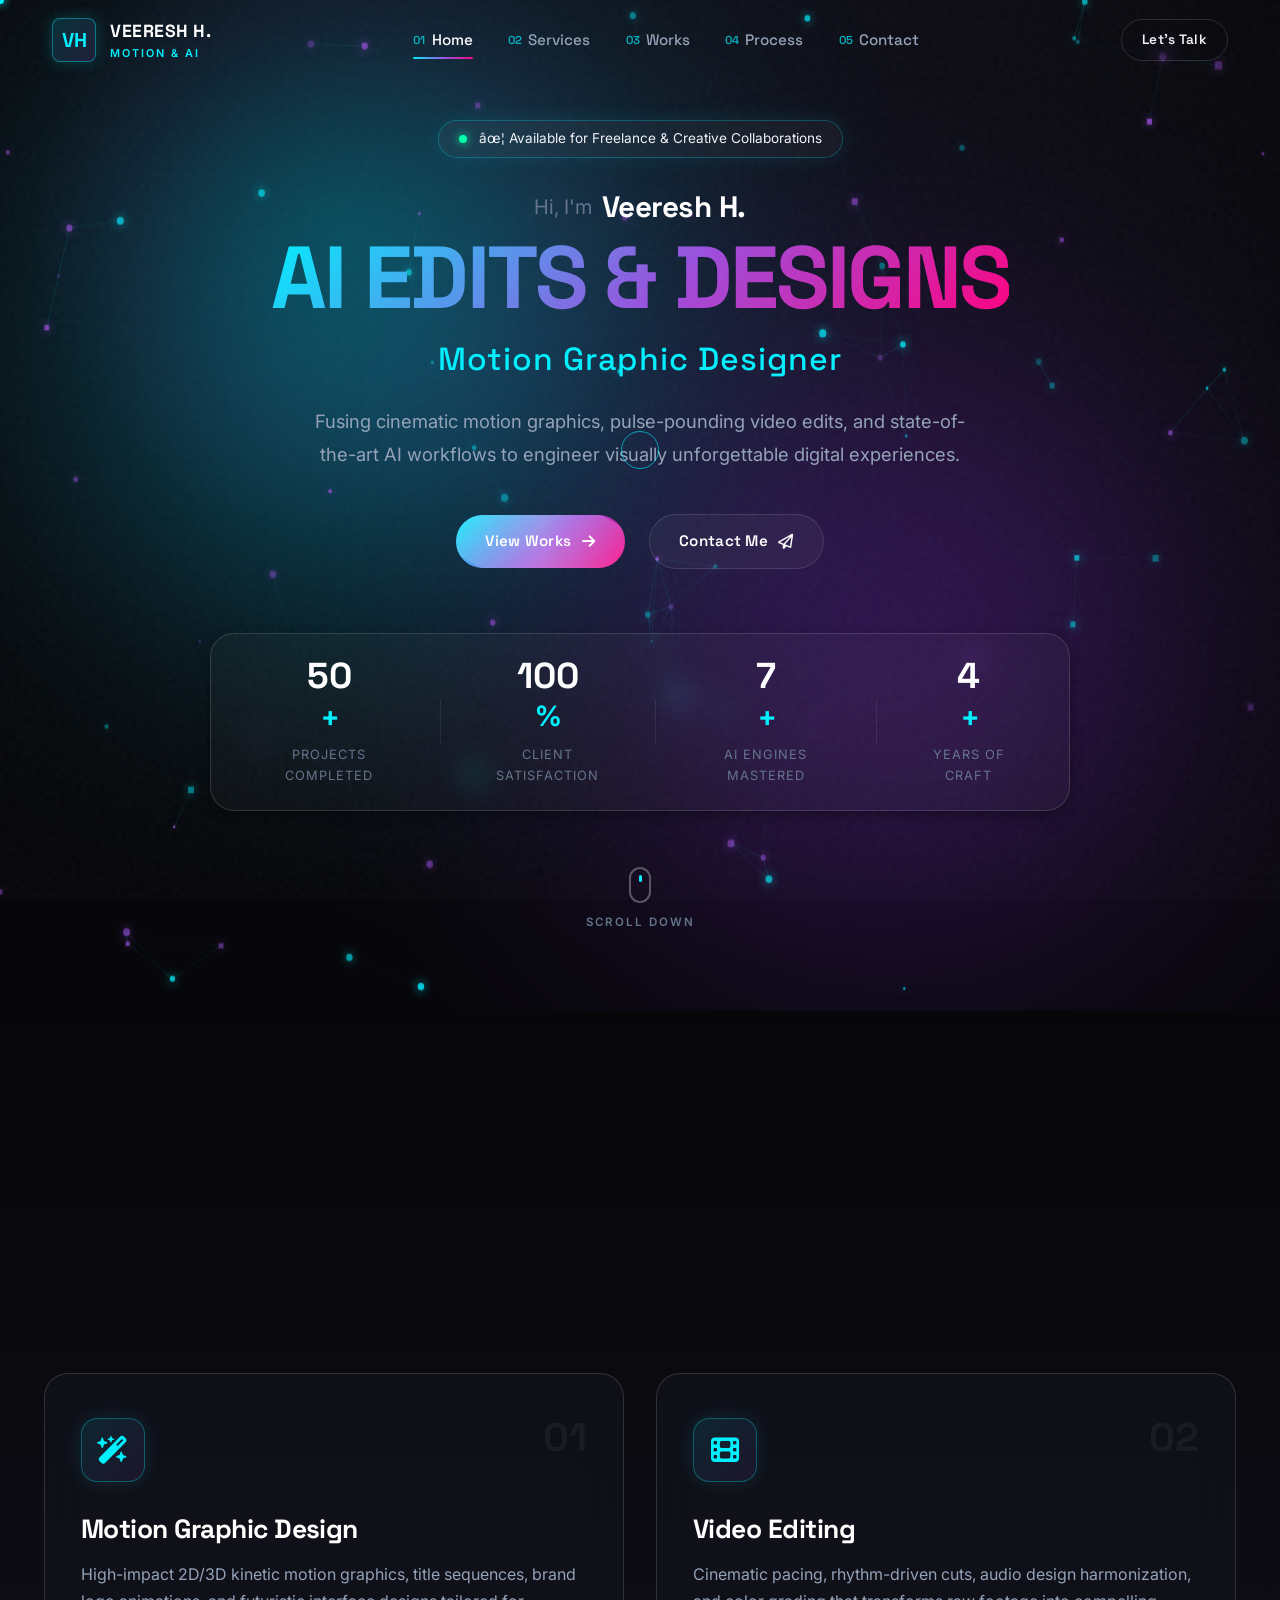
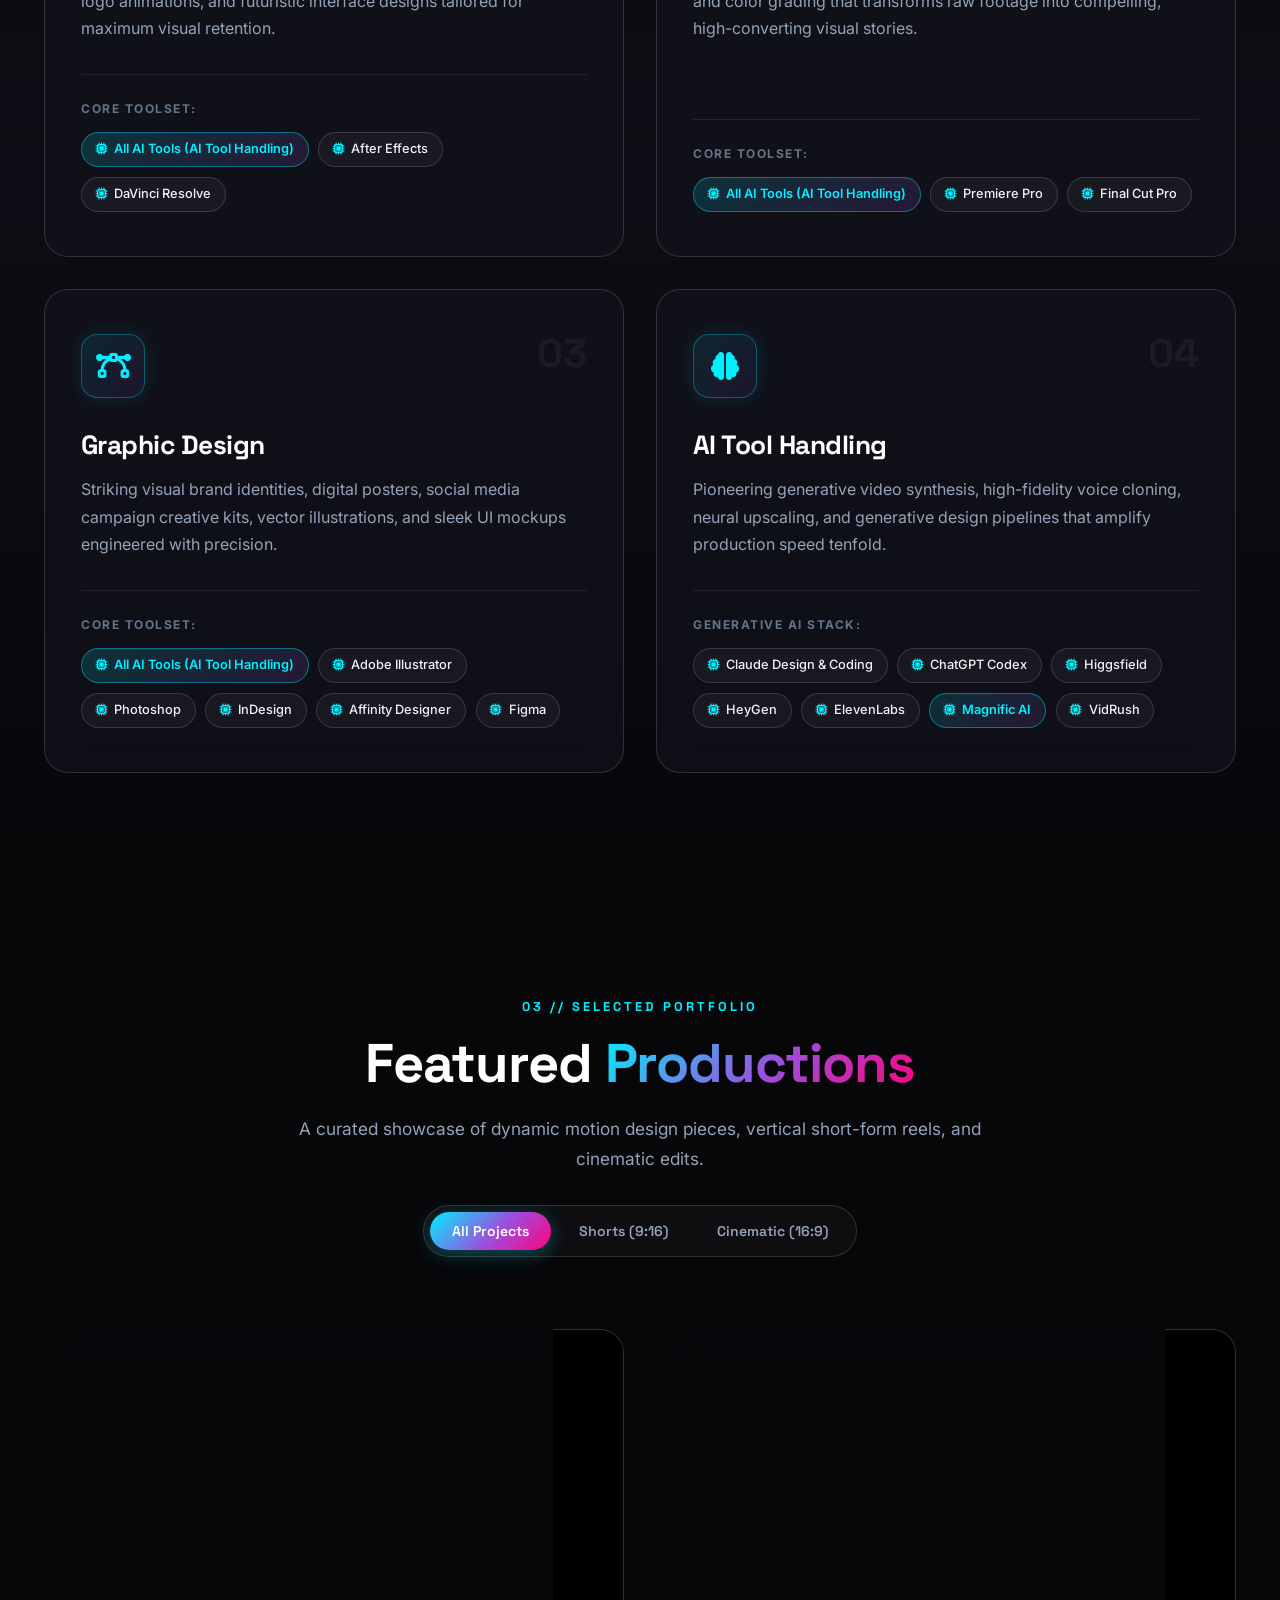
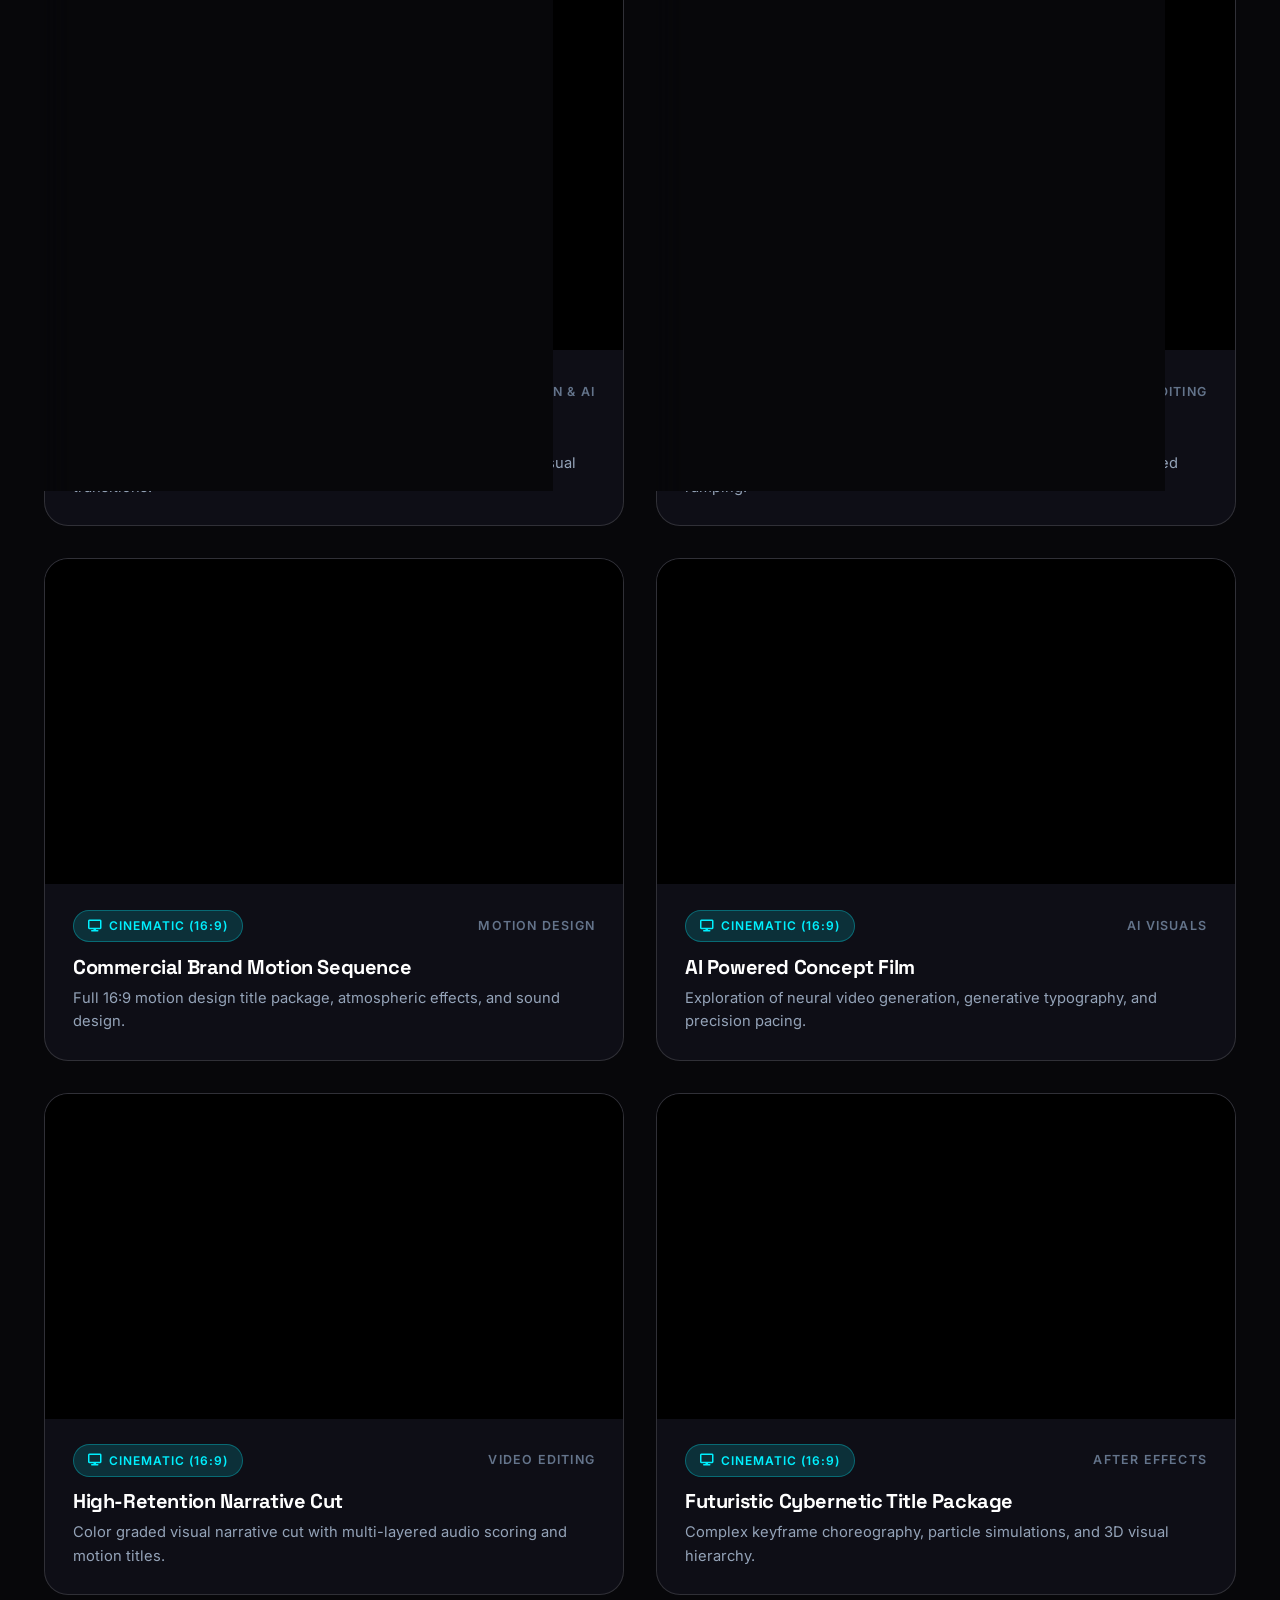
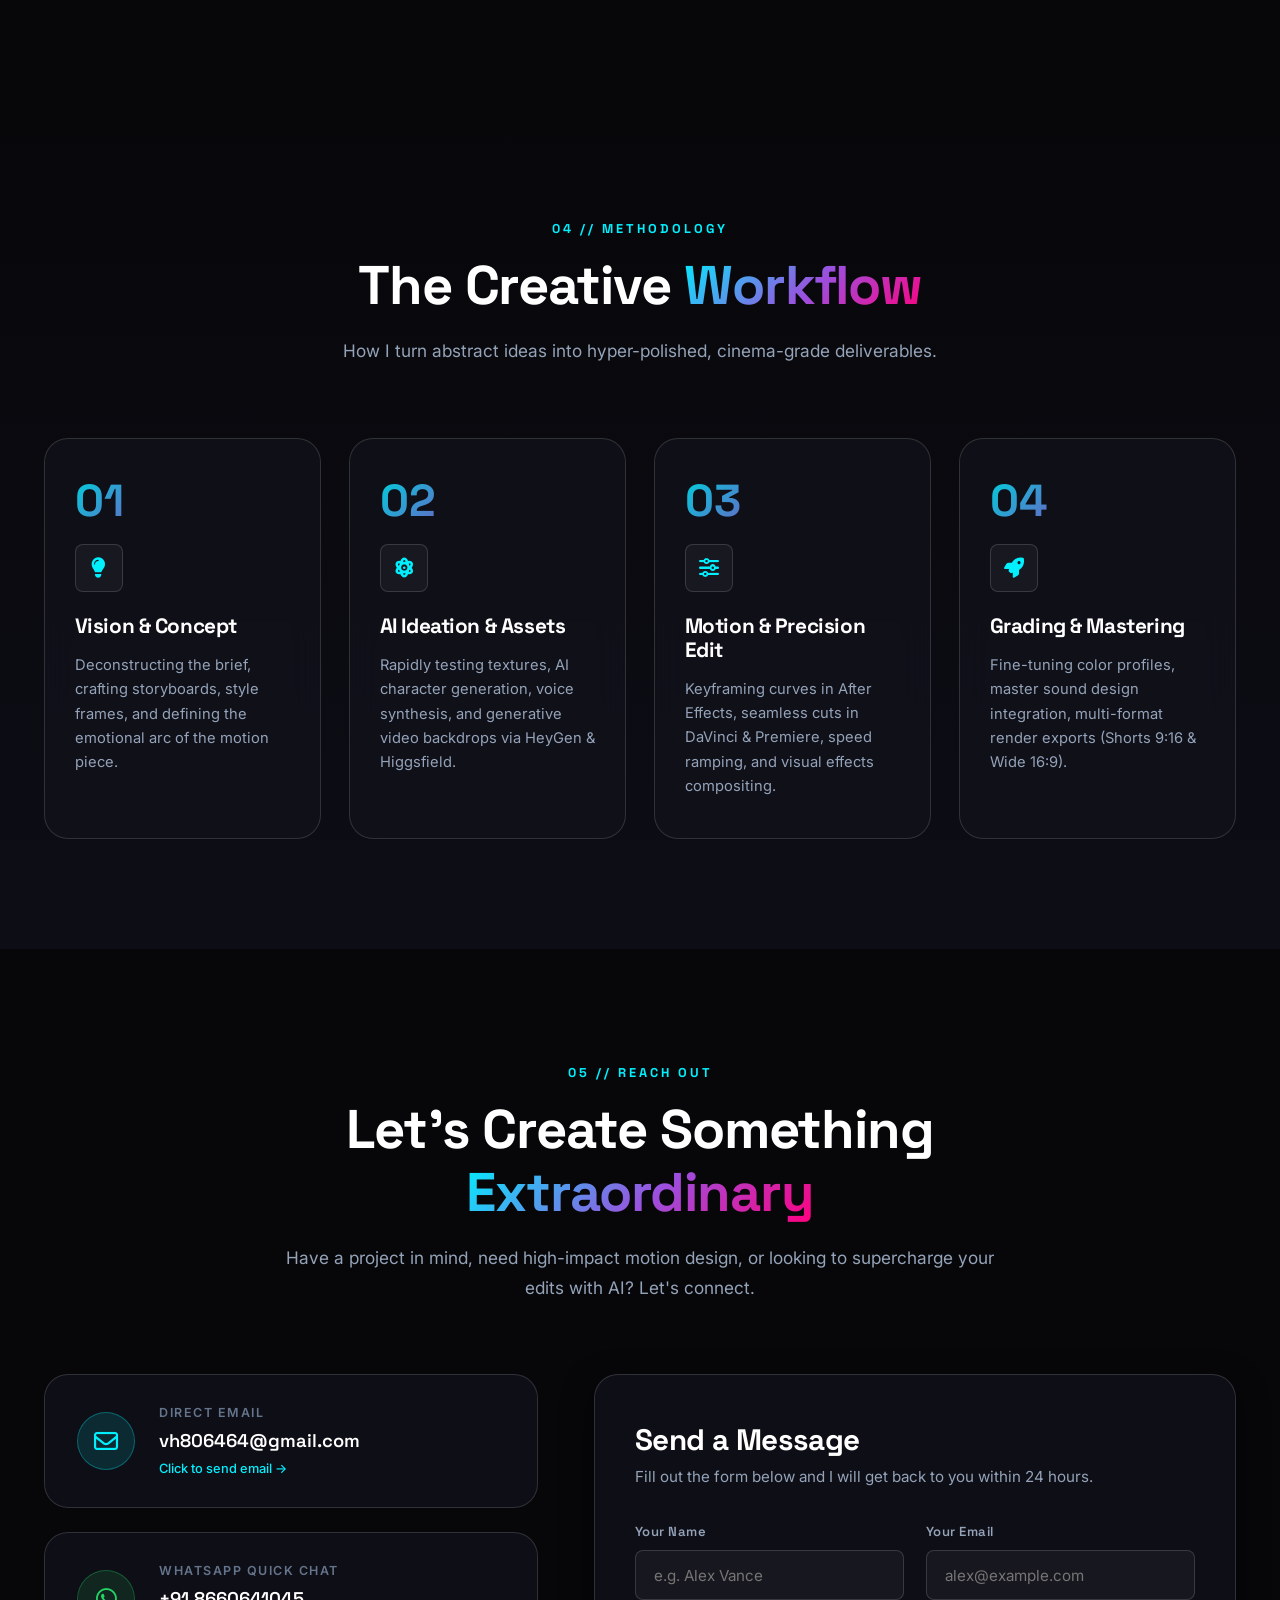
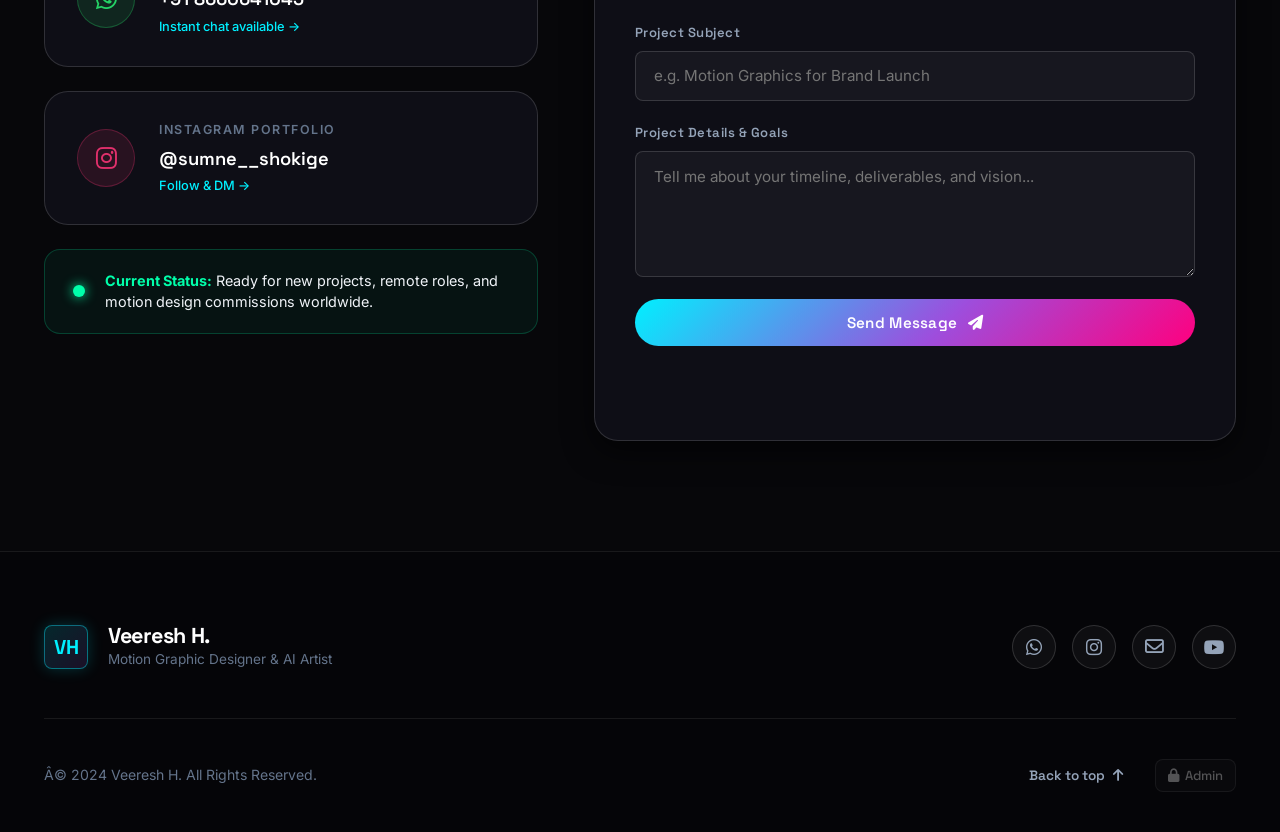
<file: index.html>
﻿<!DOCTYPE html>
<html lang="en">
<head>
<meta name="google-site-verification" content="WyW7vspLVNMJbhy0bWsz6T7qf85X9-n44-scsNpPpek" />
  <meta charset="UTF-8">
  <meta name="viewport" content="width=device-width, initial-scale=1.0">
  <title>Veeresh H. | Motion Graphic Designer & AI Visual Artist</title>
  
  <!-- SEO & Social Meta Tags -->
  <meta name="description" content="Portfolio of Veeresh H. â€” Motion Graphic Designer, Video Editor, and AI Tool Specialist. Crafting cinematic motion designs, high-retention video edits, and cutting-edge AI visuals.">
  <meta name="keywords" content="Veeresh H, Motion Graphic Designer, Video Editing, AI Visuals, After Effects, DaVinci Resolve, HeyGen, ElevenLabs, Claude, Higgsfield">
  <meta name="author" content="Veeresh H.">
  <meta property="og:title" content="Veeresh H. | Motion Graphic Designer & AI Artist">
  <meta property="og:description" content="Cinematic motion design, high-impact video edits, and AI-accelerated visuals.">
  <meta property="og:type" content="website">
  <meta name="theme-color" content="#07070a">

  <!-- Favicon -->
  <link rel="icon" type="image/svg+xml" href="data:image/svg+xml,<svg xmlns='http://www.w3.org/2000/svg' viewBox='0 0 100 100'><rect width='100' height='100' rx='20' fill='%2307070a'/><path d='M25 30 L45 75 L55 75 L75 30 L62 30 L50 60 L38 30 Z' fill='%2300f0ff'/><path d='M65 48 L85 48 L85 58 L65 58 Z' fill='%239d4edd'/></svg>">

  <!-- Google Fonts: Space Grotesk (Headings) & Inter (Body) -->
  <link rel="preconnect" href="https://fonts.googleapis.com">
  <link rel="preconnect" href="https://fonts.gstatic.com" crossorigin>
  <link href="https://fonts.googleapis.com/css2?family=Inter:wght@300;400;500;600;700&family=Space+Grotesk:wght@400;500;600;700&display=swap" rel="stylesheet">

  <!-- FontAwesome Icons -->
  <link rel="stylesheet" href="https://cdnjs.cloudflare.com/ajax/libs/font-awesome/6.4.0/css/all.min.css">

  <!-- Stylesheet -->
  <link rel="stylesheet" href="styles.css">
</head>
<body class="dark-theme">

  <!-- Noise Overlay for Cinematic Texture -->
  <div class="noise-overlay" aria-hidden="true"></div>

  <!-- Custom Cursor -->
  <div class="cursor-dot" id="cursorDot" aria-hidden="true"></div>
  <div class="cursor-ring" id="cursorRing" aria-hidden="true"></div>

  <!-- Preloader Screen -->
  <div class="preloader" id="preloader">
    <div class="preloader-content">
      <div class="preloader-logo">
        <span class="logo-accent">V</span><span class="logo-accent-alt">H</span>
      </div>
      <div class="preloader-bar">
        <div class="preloader-fill" id="preloaderFill"></div>
      </div>
      <div class="preloader-counter" id="preloaderCounter">0%</div>
      <p class="preloader-subtext">Initializing Creative Engine...</p>
    </div>
  </div>

  <!-- Header / Navigation Bar -->
  <header class="navbar" id="navbar">
    <div class="nav-container">
      <a href="#hero" class="nav-brand" aria-label="Veeresh H Home">
        <div class="brand-monogram">VH</div>
        <div class="brand-details">
          <span class="brand-name" id="cms-nav-name">VEERESH H.</span>
          <span class="brand-tagline">MOTION & AI</span>
        </div>
      </a>

      <!-- Desktop Nav Links -->
      <nav class="nav-menu" id="navMenu">
        <ul class="nav-list">
          <li class="nav-item"><a href="#hero" class="nav-link active"><span>01</span>Home</a></li>
          <li class="nav-item"><a href="#services" class="nav-link"><span>02</span>Services</a></li>
          <li class="nav-item"><a href="#works" class="nav-link"><span>03</span>Works</a></li>
          <li class="nav-item"><a href="#process" class="nav-link"><span>04</span>Process</a></li>
          <li class="nav-item"><a href="#contact" class="nav-link"><span>05</span>Contact</a></li>
        </ul>
      </nav>

      <!-- CTA & Mobile Toggle -->
      <div class="nav-actions">
        <a href="#contact" class="btn btn-outline btn-sm nav-cta">Let's Talk</a>
        <button class="hamburger-btn" id="hamburgerBtn" aria-label="Toggle navigation menu" aria-expanded="false">
          <span class="bar bar-1"></span>
          <span class="bar bar-2"></span>
          <span class="bar bar-3"></span>
        </button>
      </div>
    </div>
  </header>

  <!-- Mobile Drawer Menu -->
  <div class="mobile-menu-drawer" id="mobileDrawer">
    <div class="drawer-backdrop" id="drawerBackdrop"></div>
    <div class="drawer-panel">
      <div class="drawer-header">
        <div class="brand-monogram">VH</div>
        <button class="close-drawer-btn" id="closeDrawerBtn" aria-label="Close menu">&times;</button>
      </div>
      <ul class="drawer-list">
        <li><a href="#hero" class="drawer-link"><span>01</span> Home</a></li>
        <li><a href="#services" class="drawer-link"><span>02</span> Services</a></li>
        <li><a href="#works" class="drawer-link"><span>03</span> Works</a></li>
        <li><a href="#process" class="drawer-link"><span>04</span> Process</a></li>
        <li><a href="#contact" class="drawer-link"><span>05</span> Contact</a></li>
      </ul>
      <div class="drawer-footer">
        <p class="drawer-email" id="cms-drawer-email">vh806464@gmail.com</p>
        <div class="drawer-socials">
          <a href="https://wa.me/918660641045" target="_blank" rel="noopener" aria-label="WhatsApp"><i class="fa-brands fa-whatsapp"></i></a>
          <a href="https://instagram.com/sumne__shokige" target="_blank" rel="noopener" aria-label="Instagram"><i class="fa-brands fa-instagram"></i></a>
          <a href="mailto:vh806464@gmail.com" aria-label="Email"><i class="fa-regular fa-envelope"></i></a>
        </div>
      </div>
    </div>
  </div>

  <main>
    <!-- HERO SECTION -->
    <section class="hero-section" id="hero">
      <!-- Interactive Particle / Shape Canvas -->
      <canvas id="heroCanvas" class="hero-canvas"></canvas>
      
      <!-- Dynamic Mouse-Following Gradient Spotlight -->
      <div class="hero-mouse-glow" id="heroMouseGlow"></div>

      <!-- Background Ambient Geometric Lights -->
      <div class="ambient-glow glow-1"></div>
      <div class="ambient-glow glow-2"></div>

      <div class="container hero-container">
        <!-- Floating Status Pill -->
        <div class="hero-badge animate-fade-down">
          <span class="status-indicator"></span>
          <span id="cms-hero-badge">âœ¦ Available for Freelance & Creative Collaborations</span>
        </div>

        <!-- Name & Roles -->
        <div class="hero-intro animate-fade-down" style="animation-delay: 0.15s;">
          <span class="hero-greeting">Hi, I'm</span>
          <h2 class="hero-name" id="cms-hero-name">Veeresh H.</h2>
        </div>

        <!-- Big Cinematic Headline -->
        <h1 class="hero-title animate-fade-up" style="animation-delay: 0.25s;">
          <span class="text-gradient" id="cms-hero-heading">AI Edits & Designs</span>
        </h1>

        <!-- Subheading -->
        <h3 class="hero-subtitle animate-fade-up" style="animation-delay: 0.35s;" id="cms-hero-subheading">
          Motion Graphic Designer
        </h3>

        <!-- Description Pitch -->
        <p class="hero-description animate-fade-up" style="animation-delay: 0.45s;" id="cms-hero-description">
          Fusing cinematic motion graphics, pulse-pounding video edits, and state-of-the-art AI workflows to engineer visually unforgettable digital experiences.
        </p>

        <!-- CTA Buttons -->
        <div class="hero-actions animate-fade-up" style="animation-delay: 0.55s;">
          <a href="#works" class="btn btn-primary btn-glow">
            <span>View Works</span>
            <i class="fa-solid fa-arrow-right"></i>
          </a>
          <a href="#contact" class="btn btn-glass">
            <span>Contact Me</span>
            <i class="fa-regular fa-paper-plane"></i>
          </a>
        </div>

        <!-- Metric Counter Strip -->
        <div class="hero-metrics animate-fade-up" style="animation-delay: 0.65s;">
          <div class="metric-item">
            <span class="metric-number" data-target="50">0</span><span class="metric-plus">+</span>
            <span class="metric-label">Projects Completed</span>
          </div>
          <div class="metric-divider"></div>
          <div class="metric-item">
            <span class="metric-number" data-target="100">0</span><span class="metric-plus">%</span>
            <span class="metric-label">Client Satisfaction</span>
          </div>
          <div class="metric-divider"></div>
          <div class="metric-item">
            <span class="metric-number" data-target="7">0</span><span class="metric-plus">+</span>
            <span class="metric-label">AI Engines Mastered</span>
          </div>
          <div class="metric-divider"></div>
          <div class="metric-item">
            <span class="metric-number" data-target="4">0</span><span class="metric-plus">+</span>
            <span class="metric-label">Years of Craft</span>
          </div>
        </div>

        <!-- Scroll Down Cue -->
        <a href="#services" class="scroll-down-indicator" aria-label="Scroll to services">
          <div class="mouse-icon">
            <div class="wheel"></div>
          </div>
          <span>SCROLL DOWN</span>
        </a>
      </div>
    </section>

    <!-- SERVICES SECTION -->
    <section class="section services-section" id="services">
      <div class="container">
        <div class="section-header reveal">
          <span class="section-tag">02 // CAPABILITIES</span>
          <h2 class="section-title">Specialized <span class="text-gradient">Services</span></h2>
          <p class="section-subtitle">
            Blending deep artistic intuition with the speed and frontier intelligence of artificial intelligence to produce world-class creative output.
          </p>
        </div>

        <div class="services-grid" id="servicesGrid">
          <!-- Service Card 1: Motion Graphic Design -->
          <div class="service-card reveal-card" data-service-id="1">
            <div class="card-glow-layer"></div>
            <div class="service-icon-box">
              <i class="fa-solid fa-wand-magic-sparkles"></i>
            </div>
            <div class="service-index">01</div>
            <h3 class="service-title" id="cms-service-1-title">Motion Graphic Design</h3>
            <p class="service-description" id="cms-service-1-desc">
              High-impact 2D/3D kinetic motion graphics, title sequences, brand logo animations, and futuristic interface designs tailored for maximum visual retention.
            </p>
            <div class="tools-container">
              <span class="tools-header">Core Toolset:</span>
              <div class="tools-tags" id="cms-service-1-tools">
                <span class="tool-tag ai-tag"><i class="fa-solid fa-microchip"></i> All AI Tools</span>
                <span class="tool-tag"><i class="fa-solid fa-play"></i> After Effects</span>
                <span class="tool-tag"><i class="fa-solid fa-sliders"></i> DaVinci Resolve</span>
              </div>
            </div>
            <div class="card-footer-accent"></div>
          </div>

          <!-- Service Card 2: Video Editing -->
          <div class="service-card reveal-card" data-service-id="2">
            <div class="card-glow-layer"></div>
            <div class="service-icon-box">
              <i class="fa-solid fa-film"></i>
            </div>
            <div class="service-index">02</div>
            <h3 class="service-title" id="cms-service-2-title">Video Editing</h3>
            <p class="service-description" id="cms-service-2-desc">
              Cinematic pacing, rhythm-driven cuts, audio design harmonization, and color grading that transforms raw footage into compelling, high-converting visual stories.
            </p>
            <div class="tools-container">
              <span class="tools-header">Core Toolset:</span>
              <div class="tools-tags" id="cms-service-2-tools">
                <span class="tool-tag ai-tag"><i class="fa-solid fa-microchip"></i> All AI Tools</span>
                <span class="tool-tag"><i class="fa-solid fa-scissors"></i> Premiere Pro</span>
                <span class="tool-tag"><i class="fa-solid fa-clapperboard"></i> Final Cut Pro</span>
              </div>
            </div>
            <div class="card-footer-accent"></div>
          </div>

          <!-- Service Card 3: Graphic Design -->
          <div class="service-card reveal-card" data-service-id="3">
            <div class="card-glow-layer"></div>
            <div class="service-icon-box">
              <i class="fa-solid fa-bezier-curve"></i>
            </div>
            <div class="service-index">03</div>
            <h3 class="service-title" id="cms-service-3-title">Graphic Design</h3>
            <p class="service-description" id="cms-service-3-desc">
              Striking visual brand identities, digital posters, social media campaign creative kits, vector illustrations, and sleek UI mockups engineered with precision.
            </p>
            <div class="tools-container">
              <span class="tools-header">Core Toolset:</span>
              <div class="tools-tags" id="cms-service-3-tools">
                <span class="tool-tag ai-tag"><i class="fa-solid fa-microchip"></i> All AI Tools</span>
                <span class="tool-tag"><i class="fa-solid fa-pen-nib"></i> Adobe Illustrator</span>
                <span class="tool-tag"><i class="fa-solid fa-image"></i> Photoshop</span>
                <span class="tool-tag"><i class="fa-solid fa-book-open"></i> InDesign</span>
                <span class="tool-tag"><i class="fa-solid fa-compass-drafting"></i> Affinity Designer</span>
                <span class="tool-tag"><i class="fa-brands fa-figma"></i> Figma</span>
              </div>
            </div>
            <div class="card-footer-accent"></div>
          </div>

          <!-- Service Card 4: AI Tool Handling -->
          <div class="service-card reveal-card" data-service-id="4">
            <div class="card-glow-layer"></div>
            <div class="service-icon-box">
              <i class="fa-solid fa-brain"></i>
            </div>
            <div class="service-index">04</div>
            <h3 class="service-title" id="cms-service-4-title">AI Tool Handling</h3>
            <p class="service-description" id="cms-service-4-desc">
              Pioneering generative video synthesis, high-fidelity voice cloning, neural upscaling, and generative design pipelines that amplify production speed tenfold.
            </p>
            <div class="tools-container">
              <span class="tools-header">Generative AI Stack:</span>
              <div class="tools-tags" id="cms-service-4-tools">
                <span class="tool-tag ai-spec"><i class="fa-solid fa-robot"></i> Claude Design & Coding</span>
                <span class="tool-tag ai-spec"><i class="fa-solid fa-code"></i> ChatGPT Codex</span>
                <span class="tool-tag ai-spec"><i class="fa-solid fa-video"></i> Higgsfield</span>
                <span class="tool-tag ai-spec"><i class="fa-solid fa-person"></i> HeyGen</span>
                <span class="tool-tag ai-spec"><i class="fa-solid fa-waveform-lines"></i> ElevenLabs</span>
                <span class="tool-tag ai-spec"><i class="fa-solid fa-sparkles"></i> Magnific AI</span>
                <span class="tool-tag ai-spec"><i class="fa-solid fa-bolt"></i> VidRush</span>
              </div>
            </div>
            <div class="card-footer-accent"></div>
          </div>
        </div>
      </div>
    </section>

    <!-- WORKS SECTION -->
    <section class="section works-section" id="works">
      <div class="container">
        <div class="section-header reveal">
          <span class="section-tag">03 // SELECTED PORTFOLIO</span>
          <h2 class="section-title">Featured <span class="text-gradient">Productions</span></h2>
          <p class="section-subtitle">
            A curated showcase of dynamic motion design pieces, vertical short-form reels, and cinematic edits.
          </p>

          <!-- Filter Navigation -->
          <div class="works-filter-bar">
            <button class="filter-btn active" data-filter="all">All Projects</button>
            <button class="filter-btn" data-filter="shorts">Shorts (9:16)</button>
            <button class="filter-btn" data-filter="cinematic">Cinematic (16:9)</button>
          </div>
        </div>

        <!-- Responsive Works Grid Handling both 9:16 shorts and 16:9 videos -->
        <div class="works-grid" id="worksGrid">
          
          <!-- Item 1: YouTube Short 1 (9:16) -->
          <div class="work-item-wrapper filter-item shorts-item reveal" data-category="shorts">
            <div class="work-card short-card">
              <div class="aspect-container ratio-9-16">
                <iframe 
                  src="https://www.youtube.com/embed/t2kL22G4Z1g" 
                  title="Veeresh H. Motion Reel Short 1" 
                  frameborder="0" 
                  allow="accelerometer; autoplay; clipboard-write; encrypted-media; gyroscope; picture-in-picture; web-share" 
                  allowfullscreen 
                  loading="lazy">
                </iframe>
              </div>
              <div class="work-card-info">
                <div class="work-meta">
                  <span class="badge badge-short"><i class="fa-solid fa-mobile-screen"></i> Vertical Short (9:16)</span>
                  <span class="work-tag">Motion & AI</span>
                </div>
                <h4 class="work-title">Kinetic AI Motion Reel #1</h4>
                <p class="work-desc">High-tempo dynamic motion graphics sequence with AI-assisted visual transitions.</p>
              </div>
            </div>
          </div>

          <!-- Item 2: YouTube Short 2 (9:16) -->
          <div class="work-item-wrapper filter-item shorts-item reveal" data-category="shorts">
            <div class="work-card short-card">
              <div class="aspect-container ratio-9-16">
                <iframe 
                  src="https://www.youtube.com/embed/Pc0n1SQzsi0" 
                  title="Veeresh H. Motion Reel Short 2" 
                  frameborder="0" 
                  allow="accelerometer; autoplay; clipboard-write; encrypted-media; gyroscope; picture-in-picture; web-share" 
                  allowfullscreen 
                  loading="lazy">
                </iframe>
              </div>
              <div class="work-card-info">
                <div class="work-meta">
                  <span class="badge badge-short"><i class="fa-solid fa-mobile-screen"></i> Vertical Short (9:16)</span>
                  <span class="work-tag">Video Editing</span>
                </div>
                <h4 class="work-title">Visual Rhythm Edit #2</h4>
                <p class="work-desc">Sound-synchronized visual edits, beat matching, and seamless speed ramping.</p>
              </div>
            </div>
          </div>

          <!-- Item 3: YouTube Video 3 (16:9) -->
          <div class="work-item-wrapper filter-item cinematic-item reveal" data-category="cinematic">
            <div class="work-card standard-card">
              <div class="aspect-container ratio-16-9">
                <iframe 
                  src="https://www.youtube.com/embed/vjitVW2mbmk" 
                  title="Veeresh H. Cinematic Showcase 1" 
                  frameborder="0" 
                  allow="accelerometer; autoplay; clipboard-write; encrypted-media; gyroscope; picture-in-picture; web-share" 
                  allowfullscreen 
                  loading="lazy">
                </iframe>
              </div>
              <div class="work-card-info">
                <div class="work-meta">
                  <span class="badge badge-video"><i class="fa-solid fa-display"></i> Cinematic (16:9)</span>
                  <span class="work-tag">Motion Design</span>
                </div>
                <h4 class="work-title">Commercial Brand Motion Sequence</h4>
                <p class="work-desc">Full 16:9 motion design title package, atmospheric effects, and sound design.</p>
              </div>
            </div>
          </div>

          <!-- Item 4: YouTube Video 4 (16:9) -->
          <div class="work-item-wrapper filter-item cinematic-item reveal" data-category="cinematic">
            <div class="work-card standard-card">
              <div class="aspect-container ratio-16-9">
                <iframe 
                  src="https://www.youtube.com/embed/4WeALTZICSw" 
                  title="Veeresh H. Cinematic Showcase 2" 
                  frameborder="0" 
                  allow="accelerometer; autoplay; clipboard-write; encrypted-media; gyroscope; picture-in-picture; web-share" 
                  allowfullscreen 
                  loading="lazy">
                </iframe>
              </div>
              <div class="work-card-info">
                <div class="work-meta">
                  <span class="badge badge-video"><i class="fa-solid fa-display"></i> Cinematic (16:9)</span>
                  <span class="work-tag">AI Visuals</span>
                </div>
                <h4 class="work-title">AI Powered Concept Film</h4>
                <p class="work-desc">Exploration of neural video generation, generative typography, and precision pacing.</p>
              </div>
            </div>
          </div>

          <!-- Item 5: YouTube Video 5 (16:9) -->
          <div class="work-item-wrapper filter-item cinematic-item reveal" data-category="cinematic">
            <div class="work-card standard-card">
              <div class="aspect-container ratio-16-9">
                <iframe 
                  src="https://www.youtube.com/embed/1UDdGg8cG2w" 
                  title="Veeresh H. Cinematic Showcase 3" 
                  frameborder="0" 
                  allow="accelerometer; autoplay; clipboard-write; encrypted-media; gyroscope; picture-in-picture; web-share" 
                  allowfullscreen 
                  loading="lazy">
                </iframe>
              </div>
              <div class="work-card-info">
                <div class="work-meta">
                  <span class="badge badge-video"><i class="fa-solid fa-display"></i> Cinematic (16:9)</span>
                  <span class="work-tag">Video Editing</span>
                </div>
                <h4 class="work-title">High-Retention Narrative Cut</h4>
                <p class="work-desc">Color graded visual narrative cut with multi-layered audio scoring and motion titles.</p>
              </div>
            </div>
          </div>

          <!-- Item 6: YouTube Video 6 (16:9) -->
          <div class="work-item-wrapper filter-item cinematic-item reveal" data-category="cinematic">
            <div class="work-card standard-card">
              <div class="aspect-container ratio-16-9">
                <iframe 
                  src="https://www.youtube.com/embed/wS95p0QDxzI" 
                  title="Veeresh H. Cinematic Showcase 4" 
                  frameborder="0" 
                  allow="accelerometer; autoplay; clipboard-write; encrypted-media; gyroscope; picture-in-picture; web-share" 
                  allowfullscreen 
                  loading="lazy">
                </iframe>
              </div>
              <div class="work-card-info">
                <div class="work-meta">
                  <span class="badge badge-video"><i class="fa-solid fa-display"></i> Cinematic (16:9)</span>
                  <span class="work-tag">After Effects</span>
                </div>
                <h4 class="work-title">Futuristic Cybernetic Title Package</h4>
                <p class="work-desc">Complex keyframe choreography, particle simulations, and 3D visual hierarchy.</p>
              </div>
            </div>
          </div>

        </div>

        <!-- Custom Uploaded Works Showcase (populated dynamically if user uploaded media in CMS) -->
        <div class="custom-uploads-container" id="customUploadsSection" style="display: none;">
          <div class="custom-uploads-header">
            <span class="badge badge-short"><i class="fa-solid fa-cloud-arrow-up"></i> Custom Media Gallery</span>
            <h3 class="custom-uploads-title">Direct Client Visuals & Uploads</h3>
          </div>
          <div class="custom-uploads-grid" id="customUploadsGrid"></div>
        </div>

      </div>
    </section>

    <!-- CREATIVE PROCESS SECTION -->
    <section class="section process-section" id="process">
      <div class="container">
        <div class="section-header reveal">
          <span class="section-tag">04 // METHODOLOGY</span>
          <h2 class="section-title">The Creative <span class="text-gradient">Workflow</span></h2>
          <p class="section-subtitle">
            How I turn abstract ideas into hyper-polished, cinema-grade deliverables.
          </p>
        </div>

        <div class="process-grid">
          <div class="process-step reveal-card">
            <div class="step-number">01</div>
            <div class="step-icon"><i class="fa-solid fa-lightbulb"></i></div>
            <h3 class="step-title">Vision & Concept</h3>
            <p class="step-desc">Deconstructing the brief, crafting storyboards, style frames, and defining the emotional arc of the motion piece.</p>
          </div>

          <div class="process-step reveal-card">
            <div class="step-number">02</div>
            <div class="step-icon"><i class="fa-solid fa-atom"></i></div>
            <h3 class="step-title">AI Ideation & Assets</h3>
            <p class="step-desc">Rapidly testing textures, AI character generation, voice synthesis, and generative video backdrops via HeyGen & Higgsfield.</p>
          </div>

          <div class="process-step reveal-card">
            <div class="step-number">03</div>
            <div class="step-icon"><i class="fa-solid fa-sliders"></i></div>
            <h3 class="step-title">Motion & Precision Edit</h3>
            <p class="step-desc">Keyframing curves in After Effects, seamless cuts in DaVinci & Premiere, speed ramping, and visual effects compositing.</p>
          </div>

          <div class="process-step reveal-card">
            <div class="step-number">04</div>
            <div class="step-icon"><i class="fa-solid fa-rocket"></i></div>
            <h3 class="step-title">Grading & Mastering</h3>
            <p class="step-desc">Fine-tuning color profiles, master sound design integration, multi-format render exports (Shorts 9:16 & Wide 16:9).</p>
          </div>
        </div>
      </div>
    </section>

    <!-- CONTACT SECTION -->
    <section class="section contact-section" id="contact">
      <div class="container">
        <div class="section-header reveal">
          <span class="section-tag">05 // REACH OUT</span>
          <h2 class="section-title">Let's Create Something <span class="text-gradient">Extraordinary</span></h2>
          <p class="section-subtitle">
            Have a project in mind, need high-impact motion design, or looking to supercharge your edits with AI? Let's connect.
          </p>
        </div>

        <div class="contact-wrapper">
          <!-- Contact Channels / Cards -->
          <div class="contact-cards-col reveal">
            <!-- Direct Email Card -->
            <a href="mailto:vh806464@gmail.com" class="contact-info-card" id="cms-contact-email-card">
              <div class="card-icon-wrap email-icon">
                <i class="fa-regular fa-envelope"></i>
              </div>
              <div class="card-text-wrap">
                <span class="card-label">Direct Email</span>
                <span class="card-value" id="cms-contact-email">vh806464@gmail.com</span>
                <span class="card-action">Click to send email &rarr;</span>
              </div>
            </a>

            <!-- WhatsApp Card -->
            <a href="https://wa.me/918660641045" target="_blank" rel="noopener" class="contact-info-card" id="cms-contact-wa-card">
              <div class="card-icon-wrap wa-icon">
                <i class="fa-brands fa-whatsapp"></i>
              </div>
              <div class="card-text-wrap">
                <span class="card-label">WhatsApp Quick Chat</span>
                <span class="card-value" id="cms-contact-phone">+91 8660641045</span>
                <span class="card-action">Instant chat available &rarr;</span>
              </div>
            </a>

            <!-- Instagram Card -->
            <a href="https://instagram.com/sumne__shokige" target="_blank" rel="noopener" class="contact-info-card" id="cms-contact-ig-card">
              <div class="card-icon-wrap ig-icon">
                <i class="fa-brands fa-instagram"></i>
              </div>
              <div class="card-text-wrap">
                <span class="card-label">Instagram Portfolio</span>
                <span class="card-value" id="cms-contact-instagram">@sumne__shokige</span>
                <span class="card-action">Follow & DM &rarr;</span>
              </div>
            </a>

            <!-- Location & Availability Badge -->
            <div class="availability-box">
              <div class="pulse-dot"></div>
              <div class="avail-text">
                <strong>Current Status:</strong> Ready for new projects, remote roles, and motion design commissions worldwide.
              </div>
            </div>
          </div>

          <!-- Interactive Contact Form -->
          <div class="contact-form-col reveal">
            <div class="contact-form-glass">
              <h3 class="form-title">Send a Message</h3>
              <p class="form-desc">Fill out the form below and I will get back to you within 24 hours.</p>

              <form id="contactForm" class="portfolio-form" onsubmit="handleContactSubmit(event)">
                <div class="form-row">
                  <div class="form-group">
                    <label for="formName">Your Name</label>
                    <input type="text" id="formName" name="name" placeholder="e.g. Alex Vance" required>
                  </div>
                  <div class="form-group">
                    <label for="formEmail">Your Email</label>
                    <input type="email" id="formEmail" name="email" placeholder="alex@example.com" required>
                  </div>
                </div>

                <div class="form-group">
                  <label for="formSubject">Project Subject</label>
                  <input type="text" id="formSubject" name="subject" placeholder="e.g. Motion Graphics for Brand Launch" required>
                </div>

                <div class="form-group">
                  <label for="formMessage">Project Details & Goals</label>
                  <textarea id="formMessage" name="message" rows="5" placeholder="Tell me about your timeline, deliverables, and vision..." required></textarea>
                </div>

                <button type="submit" class="btn btn-primary btn-block" id="formSubmitBtn">
                  <span>Send Message</span>
                  <i class="fa-solid fa-paper-plane"></i>
                </button>
                <div class="form-status" id="formStatus"></div>
              </form>
            </div>
          </div>
        </div>
      </div>
    </section>
  </main>

  <!-- FOOTER -->
  <footer class="footer">
    <div class="container footer-container">
      <div class="footer-top">
        <div class="footer-brand">
          <div class="brand-monogram">VH</div>
          <div>
            <h3 class="footer-name">Veeresh H.</h3>
            <p class="footer-sub">Motion Graphic Designer & AI Artist</p>
          </div>
        </div>

        <!-- Social Links -->
        <div class="footer-social-links">
          <a href="https://wa.me/918660641045" target="_blank" rel="noopener" class="social-circle" aria-label="WhatsApp">
            <i class="fa-brands fa-whatsapp"></i>
          </a>
          <a href="https://instagram.com/sumne__shokige" target="_blank" rel="noopener" class="social-circle" aria-label="Instagram">
            <i class="fa-brands fa-instagram"></i>
          </a>
          <a href="mailto:vh806464@gmail.com" class="social-circle" aria-label="Email">
            <i class="fa-regular fa-envelope"></i>
          </a>
          <a href="https://youtube.com/@sumne__shokige" target="_blank" rel="noopener" class="social-circle" aria-label="YouTube">
            <i class="fa-brands fa-youtube"></i>
          </a>
        </div>
      </div>

      <div class="footer-divider"></div>

      <div class="footer-bottom">
        <p class="copyright-text" id="cms-footer-copyright">
          &copy; 2024 Veeresh H. All Rights Reserved.
        </p>

        <div class="footer-utility-links">
          <a href="#hero" class="back-to-top-link">
            <span>Back to top</span>
            <i class="fa-solid fa-arrow-up"></i>
          </a>
          <!-- Subtle Admin Panel Link -->
          <a href="admin.html" class="admin-link" title="Open Content Management Dashboard (Press Ctrl+Alt+A)">
            <i class="fa-solid fa-lock"></i>
            <span>Admin</span>
          </a>
        </div>
      </div>
    </div>
  </footer>

  <!-- Toast Notification Container -->
  <div class="toast-container" id="toastContainer"></div>

  <!-- Scripts -->
  <script src="script.js"></script>
</body>
</html>
</file>
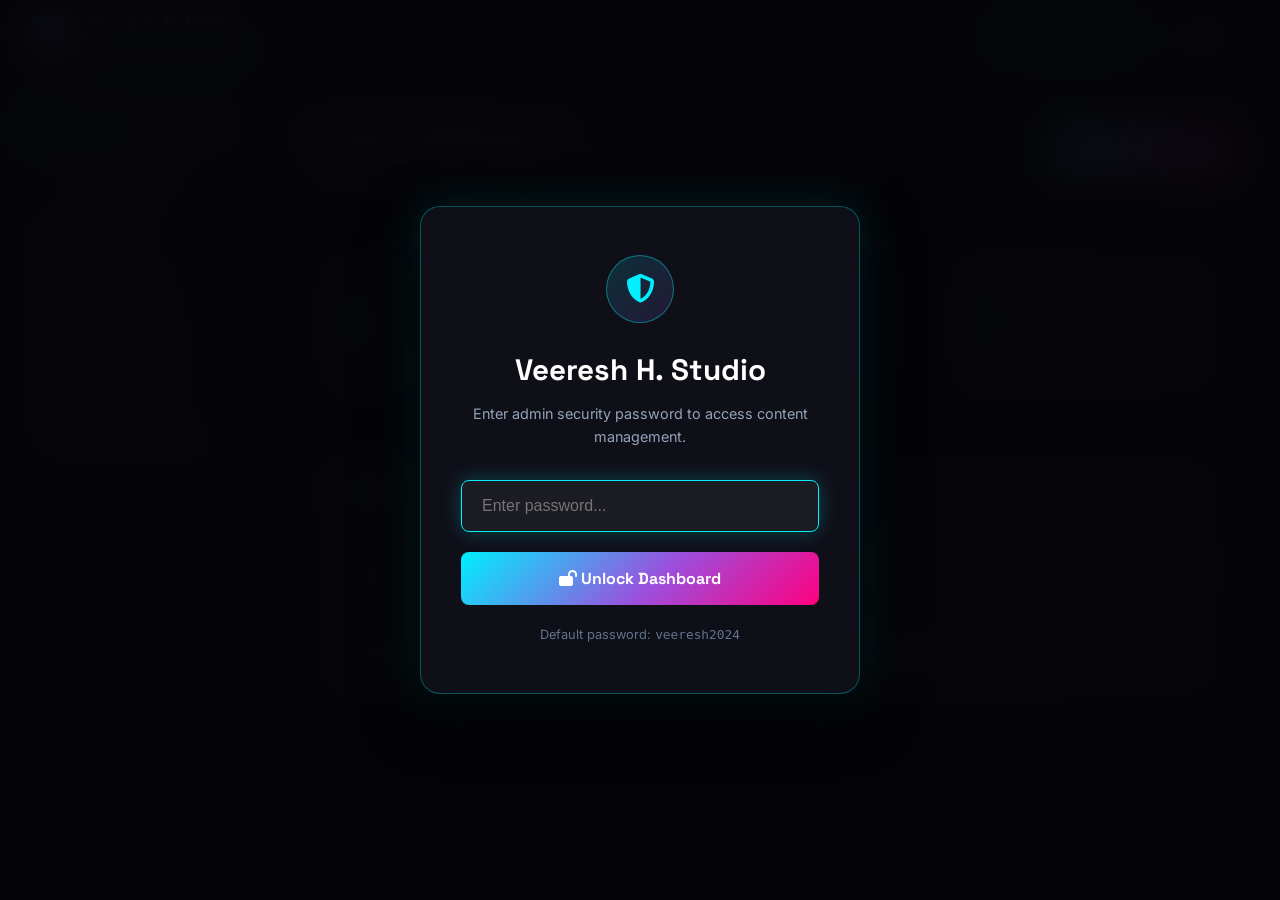
<file: admin.html>
﻿<!DOCTYPE html>
<html lang="en">
<head>
  <meta charset="UTF-8">
  <meta name="viewport" content="width=device-width, initial-scale=1.0">
  <title>Admin Studio | Veeresh H. Portfolio CMS</title>

  <!-- Google Fonts: Space Grotesk & Inter -->
  <link rel="preconnect" href="https://fonts.googleapis.com">
  <link rel="preconnect" href="https://fonts.gstatic.com" crossorigin>
  <link href="https://fonts.googleapis.com/css2?family=Inter:wght@300;400;500;600;700&family=Space+Grotesk:wght@500;600;700&display=swap" rel="stylesheet">

  <!-- FontAwesome Icons -->
  <link rel="stylesheet" href="https://cdnjs.cloudflare.com/ajax/libs/font-awesome/6.4.0/css/all.min.css">

  <!-- Admin Stylesheet -->
  <style>
    :root {
      --bg-dark: #07070a;
      --bg-surface: #0f0f17;
      --bg-card: rgba(18, 18, 28, 0.85);
      --bg-card-hover: rgba(26, 26, 42, 0.95);
      --accent-cyan: #00f0ff;
      --accent-purple: #9d4edd;
      --accent-magenta: #ff007f;
      --accent-green: #00ffaa;
      --text-pure: #ffffff;
      --text-primary: #f0f3f8;
      --text-secondary: #94a3b8;
      --text-muted: #64748b;
      --border-glass: rgba(255, 255, 255, 0.1);
      --border-subtle: rgba(255, 255, 255, 0.05);
      --gradient-primary: linear-gradient(135deg, #00f0ff 0%, #9d4edd 55%, #ff007f 100%);
      --radius-sm: 8px;
      --radius-md: 14px;
      --radius-lg: 20px;
      --radius-full: 9999px;
      --font-heading: 'Space Grotesk', -apple-system, sans-serif;
      --font-body: 'Inter', -apple-system, sans-serif;
    }

    *, *::before, *::after {
      box-sizing: border-box;
      margin: 0;
      padding: 0;
    }

    body {
      font-family: var(--font-body);
      background-color: var(--bg-dark);
      color: var(--text-primary);
      line-height: 1.6;
      min-height: 100vh;
      overflow-x: hidden;
    }

    /* Scrollbars */
    ::-webkit-scrollbar { width: 8px; }
    ::-webkit-scrollbar-track { background: var(--bg-dark); }
    ::-webkit-scrollbar-thumb { background: #222235; border-radius: 4px; }
    ::-webkit-scrollbar-thumb:hover { background: var(--accent-cyan); }

    /* Noise Texture */
    .noise-layer {
      position: fixed;
      top: 0; left: 0; width: 100%; height: 100%;
      pointer-events: none;
      opacity: 0.03;
      z-index: 9999;
      background-image: url("data:image/svg+xml,%3Csvg viewBox='0 0 200 200' xmlns='http://www.w3.org/2000/svg'%3E%3Cfilter id='noiseFilter'%3E%3CfeTurbulence type='fractalNoise' baseFrequency='0.8' numOctaves='3' stitchTiles='stitch'/%3E%3C/filter%3E%3Crect width='100%25' height='100%25' filter='url(%23noiseFilter)'/%3E%3C/svg%3E");
    }

    /* PASSWORD GATE MODAL */
    .auth-overlay {
      position: fixed;
      top: 0; left: 0; width: 100%; height: 100%;
      background: rgba(5, 5, 8, 0.94);
      backdrop-filter: blur(20px);
      z-index: 10000;
      display: flex;
      align-items: center;
      justify-content: center;
      padding: 1.5rem;
      transition: opacity 0.4s ease, visibility 0.4s ease;
    }

    .auth-overlay.hidden {
      opacity: 0;
      visibility: hidden;
      pointer-events: none;
    }

    .auth-card {
      background: var(--bg-card);
      border: 1px solid rgba(0, 240, 255, 0.3);
      box-shadow: 0 20px 60px rgba(0, 0, 0, 0.8), 0 0 40px rgba(0, 240, 255, 0.15);
      border-radius: var(--radius-lg);
      padding: 3rem 2.5rem;
      max-width: 440px;
      width: 100%;
      text-align: center;
      position: relative;
    }

    .auth-icon {
      width: 68px;
      height: 68px;
      margin: 0 auto 1.5rem;
      border-radius: 50%;
      background: linear-gradient(135deg, rgba(0, 240, 255, 0.15), rgba(157, 78, 221, 0.15));
      border: 1px solid rgba(0, 240, 255, 0.4);
      display: flex;
      align-items: center;
      justify-content: center;
      font-size: 1.8rem;
      color: var(--accent-cyan);
    }

    .auth-title {
      font-family: var(--font-heading);
      font-size: 1.85rem;
      margin-bottom: 0.5rem;
      color: var(--text-pure);
    }

    .auth-desc {
      font-size: 0.9rem;
      color: var(--text-secondary);
      margin-bottom: 2rem;
    }

    .auth-form {
      display: flex;
      flex-direction: column;
      gap: 1.25rem;
    }

    .auth-input-wrap {
      position: relative;
    }

    .auth-input {
      width: 100%;
      padding: 1rem 1.25rem;
      background: rgba(255, 255, 255, 0.05);
      border: 1px solid var(--border-glass);
      border-radius: var(--radius-sm);
      color: #fff;
      font-size: 1rem;
      outline: none;
      transition: all 0.2s ease;
    }

    .auth-input:focus {
      border-color: var(--accent-cyan);
      box-shadow: 0 0 20px rgba(0, 240, 255, 0.25);
    }

    .auth-btn {
      padding: 1rem;
      background: var(--gradient-primary);
      border: none;
      border-radius: var(--radius-sm);
      color: #fff;
      font-family: var(--font-heading);
      font-weight: 700;
      font-size: 1rem;
      cursor: pointer;
      transition: transform 0.2s, box-shadow 0.2s;
    }

    .auth-btn:hover {
      transform: translateY(-2px);
      box-shadow: 0 8px 25px rgba(0, 240, 255, 0.4);
    }

    .auth-hint {
      margin-top: 1.25rem;
      font-size: 0.8rem;
      color: var(--text-muted);
    }

    /* TOP NAVBAR */
    .admin-navbar {
      height: 72px;
      background: rgba(10, 10, 16, 0.95);
      backdrop-filter: blur(16px);
      border-bottom: 1px solid var(--border-subtle);
      display: flex;
      align-items: center;
      justify-content: space-between;
      padding: 0 2rem;
      position: sticky;
      top: 0;
      z-index: 100;
    }

    .admin-brand {
      display: flex;
      align-items: center;
      gap: 1rem;
      text-decoration: none;
    }

    .admin-logo {
      width: 40px;
      height: 40px;
      background: var(--gradient-primary);
      border-radius: var(--radius-sm);
      display: flex;
      align-items: center;
      justify-content: center;
      font-family: var(--font-heading);
      font-weight: 800;
      color: #fff;
      font-size: 1.15rem;
    }

    .admin-title-wrap h1 {
      font-family: var(--font-heading);
      font-size: 1.15rem;
      font-weight: 700;
      color: var(--text-pure);
    }

    .admin-title-wrap span {
      font-size: 0.72rem;
      color: var(--accent-cyan);
      letter-spacing: 1px;
      text-transform: uppercase;
      font-weight: 600;
    }

    .admin-nav-actions {
      display: flex;
      align-items: center;
      gap: 1rem;
    }

    .btn-header {
      padding: 0.55rem 1.15rem;
      border-radius: var(--radius-full);
      font-family: var(--font-heading);
      font-size: 0.85rem;
      font-weight: 600;
      cursor: pointer;
      display: inline-flex;
      align-items: center;
      gap: 0.5rem;
      text-decoration: none;
      transition: all 0.2s ease;
    }

    .btn-header-primary {
      background: rgba(0, 240, 255, 0.15);
      color: var(--accent-cyan);
      border: 1px solid rgba(0, 240, 255, 0.3);
    }

    .btn-header-primary:hover {
      background: var(--accent-cyan);
      color: #07070a;
      box-shadow: 0 0 20px rgba(0, 240, 255, 0.4);
    }

    .btn-header-ghost {
      background: transparent;
      color: var(--text-secondary);
      border: 1px solid var(--border-glass);
    }

    .btn-header-ghost:hover {
      color: #ff4757;
      border-color: #ff4757;
    }

    /* MAIN LAYOUT */
    .admin-layout {
      display: flex;
      min-height: calc(100vh - 72px);
    }

    /* SIDEBAR */
    .admin-sidebar {
      width: 260px;
      background: #090910;
      border-right: 1px solid var(--border-subtle);
      padding: 2rem 1rem;
      display: flex;
      flex-direction: column;
      flex-shrink: 0;
    }

    .sidebar-menu {
      list-style: none;
      display: flex;
      flex-direction: column;
      gap: 0.4rem;
    }

    .sidebar-btn {
      width: 100%;
      padding: 0.85rem 1.15rem;
      background: transparent;
      border: none;
      border-radius: var(--radius-sm);
      color: var(--text-secondary);
      font-family: var(--font-heading);
      font-size: 0.92rem;
      font-weight: 600;
      cursor: pointer;
      display: flex;
      align-items: center;
      gap: 0.85rem;
      text-align: left;
      transition: all 0.2s ease;
    }

    .sidebar-btn i {
      font-size: 1.1rem;
      width: 20px;
      text-align: center;
      color: var(--text-muted);
      transition: color 0.2s;
    }

    .sidebar-btn:hover {
      background: rgba(255, 255, 255, 0.04);
      color: var(--text-pure);
    }

    .sidebar-btn:hover i {
      color: var(--accent-cyan);
    }

    .sidebar-btn.active {
      background: linear-gradient(135deg, rgba(0, 240, 255, 0.12), rgba(157, 78, 221, 0.12));
      color: #fff;
      border: 1px solid rgba(0, 240, 255, 0.3);
    }

    .sidebar-btn.active i {
      color: var(--accent-cyan);
    }

    /* CONTENT PANELS */
    .admin-content {
      flex: 1;
      padding: 2.5rem 3rem;
      overflow-y: auto;
      max-width: 1280px;
    }

    .tab-panel {
      display: none;
      animation: fadeIn 0.3s ease forwards;
    }

    .tab-panel.active {
      display: block;
    }

    @keyframes fadeIn {
      from { opacity: 0; transform: translateY(10px); }
      to { opacity: 1; transform: translateY(0); }
    }

    .panel-header {
      margin-bottom: 2rem;
      padding-bottom: 1.25rem;
      border-bottom: 1px solid var(--border-subtle);
      display: flex;
      align-items: center;
      justify-content: space-between;
      flex-wrap: wrap;
      gap: 1rem;
    }

    .panel-title {
      font-family: var(--font-heading);
      font-size: 1.85rem;
      color: var(--text-pure);
    }

    .panel-subtitle {
      font-size: 0.95rem;
      color: var(--text-secondary);
      margin-top: 0.25rem;
    }

    /* CARDS & FORMS */
    .cms-card {
      background: var(--bg-card);
      border: 1px solid var(--border-glass);
      border-radius: var(--radius-lg);
      padding: 2rem;
      margin-bottom: 2rem;
      box-shadow: 0 10px 30px rgba(0, 0, 0, 0.5);
    }

    .cms-card-header {
      display: flex;
      align-items: center;
      justify-content: space-between;
      margin-bottom: 1.75rem;
      padding-bottom: 1rem;
      border-bottom: 1px solid var(--border-subtle);
    }

    .cms-card-title {
      font-family: var(--font-heading);
      font-size: 1.25rem;
      color: var(--text-pure);
      display: flex;
      align-items: center;
      gap: 0.65rem;
    }

    .cms-card-title i {
      color: var(--accent-cyan);
    }

    .form-grid {
      display: grid;
      grid-template-columns: repeat(2, 1fr);
      gap: 1.5rem;
    }

    .form-grid-full {
      grid-column: span 2;
    }

    .form-field {
      display: flex;
      flex-direction: column;
      gap: 0.5rem;
    }

    .form-field label {
      font-family: var(--font-heading);
      font-size: 0.82rem;
      font-weight: 600;
      color: var(--text-secondary);
      letter-spacing: 0.5px;
    }

    .form-field input,
    .form-field textarea,
    .form-field select {
      width: 100%;
      background: rgba(255, 255, 255, 0.04);
      border: 1px solid var(--border-glass);
      border-radius: var(--radius-sm);
      padding: 0.85rem 1.15rem;
      font-family: var(--font-body);
      font-size: 0.95rem;
      color: #fff;
      outline: none;
      transition: all 0.2s ease;
    }

    .form-field input:focus,
    .form-field textarea:focus,
    .form-field select:focus {
      border-color: var(--accent-cyan);
      box-shadow: 0 0 18px rgba(0, 240, 255, 0.2);
    }

    .form-field textarea {
      resize: vertical;
      min-height: 100px;
    }

    .btn-action {
      display: inline-flex;
      align-items: center;
      gap: 0.6rem;
      padding: 0.85rem 1.75rem;
      border-radius: var(--radius-sm);
      font-family: var(--font-heading);
      font-size: 0.92rem;
      font-weight: 700;
      cursor: pointer;
      border: none;
      transition: all 0.2s ease;
    }

    .btn-save {
      background: var(--gradient-primary);
      color: #fff;
    }

    .btn-save:hover {
      box-shadow: 0 6px 20px rgba(0, 240, 255, 0.4);
      transform: translateY(-2px);
    }

    .btn-secondary {
      background: rgba(255, 255, 255, 0.05);
      border: 1px solid var(--border-glass);
      color: var(--text-primary);
    }

    .btn-secondary:hover {
      background: rgba(255, 255, 255, 0.1);
      border-color: var(--accent-cyan);
    }

    .btn-danger {
      background: rgba(255, 71, 87, 0.15);
      border: 1px solid rgba(255, 71, 87, 0.3);
      color: #ff4757;
    }

    .btn-danger:hover {
      background: #ff4757;
      color: #fff;
    }

    /* WORKS MANAGEMENT SECTION */
    .works-mgmt-grid {
      display: grid;
      grid-template-columns: repeat(auto-fill, minmax(320px, 1fr));
      gap: 1.5rem;
      margin-top: 1.5rem;
    }

    .work-mgmt-card {
      background: rgba(14, 14, 22, 0.9);
      border: 1px solid var(--border-glass);
      border-radius: var(--radius-md);
      overflow: hidden;
      display: flex;
      flex-direction: column;
    }

    .work-mgmt-preview {
      width: 100%;
      height: 180px;
      background: #000;
      position: relative;
    }

    .work-mgmt-preview iframe {
      width: 100%;
      height: 100%;
      border: none;
    }

    .work-mgmt-body {
      padding: 1.25rem;
      display: flex;
      flex-direction: column;
      flex-grow: 1;
    }

    .work-mgmt-meta {
      display: flex;
      justify-content: space-between;
      align-items: center;
      margin-bottom: 0.5rem;
      font-size: 0.75rem;
      color: var(--text-muted);
    }

    .work-mgmt-title {
      font-size: 1.05rem;
      font-weight: 700;
      color: #fff;
      margin-bottom: 0.4rem;
    }

    .work-mgmt-actions {
      display: flex;
      gap: 0.5rem;
      align-items: center;
      margin-top: auto;
      padding-top: 1rem;
      border-top: 1px solid var(--border-subtle);
      flex-wrap: wrap;
    }

    .btn-icon {
      width: 34px;
      height: 34px;
      border-radius: var(--radius-sm);
      display: inline-flex;
      align-items: center;
      justify-content: center;
      background: rgba(255, 255, 255, 0.05);
      border: 1px solid var(--border-glass);
      color: var(--text-primary);
      cursor: pointer;
      font-size: 0.85rem;
      transition: all 0.2s ease;
    }

    .btn-icon:hover:not(:disabled) {
      background: rgba(0, 240, 255, 0.15);
      border-color: var(--accent-cyan);
      color: var(--accent-cyan);
      transform: translateY(-1px);
    }

    .btn-icon:disabled {
      opacity: 0.3;
      cursor: not-allowed;
    }

    .edit-modal-overlay {
      position: fixed;
      top: 0; left: 0; width: 100%; height: 100%;
      background: rgba(5, 5, 8, 0.85);
      backdrop-filter: blur(15px);
      z-index: 10002;
      display: flex;
      align-items: center;
      justify-content: center;
      padding: 1.5rem;
      transition: opacity 0.3s ease, visibility 0.3s ease;
    }

    .edit-modal-overlay.hidden {
      opacity: 0;
      visibility: hidden;
      pointer-events: none;
    }

    .edit-modal-card {
      background: var(--bg-surface);
      border: 1px solid rgba(0, 240, 255, 0.3);
      box-shadow: 0 20px 60px rgba(0, 0, 0, 0.9), 0 0 40px rgba(0, 240, 255, 0.1);
      border-radius: var(--radius-lg);
      padding: 2.25rem;
      max-width: 650px;
      width: 100%;
      max-height: 90vh;
      overflow-y: auto;
    }

    .cloud-guide-card {
      background: rgba(255, 255, 255, 0.02);
      border: 1px solid var(--border-glass);
      border-radius: var(--radius-md);
      padding: 1.25rem;
      margin-bottom: 1rem;
      transition: border-color 0.2s ease;
    }

    .cloud-guide-card:hover {
      border-color: rgba(0, 240, 255, 0.3);
    }

    .cloud-badge {
      display: inline-block;
      padding: 0.2rem 0.6rem;
      border-radius: var(--radius-full);
      font-size: 0.72rem;
      font-weight: 700;
      text-transform: uppercase;
      letter-spacing: 0.5px;
    }
    .cloud-badge.free { background: rgba(0, 255, 170, 0.15); color: #00ffaa; border: 1px solid rgba(0, 255, 170, 0.3); }
    .cloud-badge.pro { background: rgba(0, 240, 255, 0.15); color: #00f0ff; border: 1px solid rgba(0, 240, 255, 0.3); }


    /* UPLOADS DROPZONE & GALLERY */
    .dropzone-container {
      border: 2px dashed rgba(0, 240, 255, 0.3);
      border-radius: var(--radius-lg);
      padding: 3rem 2rem;
      text-align: center;
      background: rgba(0, 240, 255, 0.02);
      cursor: pointer;
      transition: all 0.3s ease;
      position: relative;
    }

    .dropzone-container:hover, .dropzone-container.dragover {
      border-color: var(--accent-cyan);
      background: rgba(0, 240, 255, 0.08);
      box-shadow: 0 0 30px rgba(0, 240, 255, 0.15);
    }

    .dropzone-icon {
      font-size: 3.5rem;
      color: var(--accent-cyan);
      margin-bottom: 1rem;
    }

    .dropzone-title {
      font-family: var(--font-heading);
      font-size: 1.35rem;
      margin-bottom: 0.5rem;
    }

    .dropzone-sub {
      color: var(--text-secondary);
      font-size: 0.9rem;
    }

    .dropzone-badge {
      display: inline-block;
      margin-top: 1rem;
      background: rgba(0, 255, 170, 0.15);
      border: 1px solid rgba(0, 255, 170, 0.3);
      color: var(--accent-green);
      padding: 0.3rem 0.85rem;
      border-radius: var(--radius-full);
      font-size: 0.78rem;
      font-weight: 600;
    }

    .uploads-gallery-grid {
      display: grid;
      grid-template-columns: repeat(auto-fill, minmax(240px, 1fr));
      gap: 1.5rem;
      margin-top: 2rem;
    }

    .upload-item-card {
      background: var(--bg-surface);
      border: 1px solid var(--border-glass);
      border-radius: var(--radius-md);
      overflow: hidden;
      display: flex;
      flex-direction: column;
    }

    .upload-thumb {
      width: 100%;
      height: 150px;
      object-fit: cover;
      background: #000;
      display: flex;
      align-items: center;
      justify-content: center;
    }

    .upload-details {
      padding: 1rem;
      display: flex;
      flex-direction: column;
      flex-grow: 1;
    }

    .upload-filename {
      font-size: 0.88rem;
      font-weight: 600;
      color: #fff;
      white-space: nowrap;
      overflow: hidden;
      text-overflow: ellipsis;
      margin-bottom: 0.25rem;
    }

    .upload-meta {
      font-size: 0.75rem;
      color: var(--text-muted);
      margin-bottom: 0.85rem;
    }

    .upload-btn-group {
      display: flex;
      gap: 0.5rem;
      margin-top: auto;
    }

    .btn-sm-action {
      flex: 1;
      padding: 0.4rem;
      font-size: 0.75rem;
      font-weight: 600;
      border-radius: var(--radius-sm);
      cursor: pointer;
      display: flex;
      align-items: center;
      justify-content: center;
      gap: 0.3rem;
    }

    /* TOASTS */
    .toast-box {
      position: fixed;
      bottom: 2rem;
      right: 2rem;
      z-index: 10001;
      display: flex;
      flex-direction: column;
      gap: 0.6rem;
      pointer-events: none;
    }

    .admin-toast {
      background: #141424;
      border: 1px solid var(--border-glass);
      border-radius: var(--radius-md);
      padding: 0.9rem 1.4rem;
      color: #fff;
      font-size: 0.9rem;
      display: flex;
      align-items: center;
      gap: 0.75rem;
      box-shadow: 0 10px 30px rgba(0, 0, 0, 0.7);
      pointer-events: auto;
      animation: toastSlide 0.3s cubic-bezier(0.16, 1, 0.3, 1);
    }

    .admin-toast.success { border-left: 4px solid var(--accent-green); }
    .admin-toast.error { border-left: 4px solid #ff4757; }
    .admin-toast.info { border-left: 4px solid var(--accent-cyan); }

    @keyframes toastSlide {
      from { transform: translateX(100%); opacity: 0; }
      to { transform: translateX(0); opacity: 1; }
    }

    /* RESPONSIVE */
    @media (max-width: 900px) {
      .admin-layout { flex-direction: column; }
      .admin-sidebar { width: 100%; border-right: none; border-bottom: 1px solid var(--border-subtle); padding: 1rem; }
      .sidebar-menu { flex-direction: row; overflow-x: auto; padding-bottom: 0.5rem; }
      .sidebar-btn { white-space: nowrap; }
      .admin-content { padding: 1.5rem; }
      .form-grid { grid-template-columns: 1fr; }
      .form-grid-full { grid-column: span 1; }
    }
  </style>
</head>
<body>

  <div class="noise-layer"></div>

  <!-- PASSWORD GATE OVERLAY -->
  <div class="auth-overlay" id="authOverlay">
    <div class="auth-card">
      <div class="auth-icon">
        <i class="fa-solid fa-shield-halved"></i>
      </div>
      <h2 class="auth-title">Veeresh H. Studio</h2>
      <p class="auth-desc">Enter admin security password to access content management.</p>

      <form class="auth-form" id="authForm" onsubmit="handleAuthSubmit(event)">
        <div class="auth-input-wrap">
          <input type="password" id="adminPasswordInput" class="auth-input" placeholder="Enter password..." autofocus required>
        </div>
        <button type="submit" class="auth-btn">
          <i class="fa-solid fa-lock-open"></i> Unlock Dashboard
        </button>
      </form>
      <p class="auth-hint">Default password: <code>veeresh2024</code></p>
    </div>
  </div>

  <!-- TOP HEADER -->
  <header class="admin-navbar">
    <a href="index.html" class="admin-brand">
      <div class="admin-logo">VH</div>
      <div class="admin-title-wrap">
        <h1>Veeresh H. CMS</h1>
        <span>Admin Control Center</span>
      </div>
    </a>

    <div class="admin-nav-actions">
      <a href="index.html" class="btn-header btn-header-primary" target="_blank">
        <i class="fa-solid fa-arrow-up-right-from-square"></i> View Live Site
      </a>
      <button class="btn-header btn-header-ghost" onclick="handleLogout()">
        <i class="fa-solid fa-power-off"></i> Lock
      </button>
    </div>
  </header>

  <!-- DASHBOARD LAYOUT -->
  <div class="admin-layout">
    <!-- SIDEBAR -->
    <aside class="admin-sidebar">
      <ul class="sidebar-menu">
        <li>
          <button class="sidebar-btn active" data-tab="overview">
            <i class="fa-solid fa-chart-pie"></i> Overview
          </button>
        </li>
        <li>
          <button class="sidebar-btn" data-tab="hero">
            <i class="fa-solid fa-sparkles"></i> Hero & Identity
          </button>
        </li>
        <li>
          <button class="sidebar-btn" data-tab="services">
            <i class="fa-solid fa-layer-group"></i> Services (4)
          </button>
        </li>
        <li>
          <button class="sidebar-btn" data-tab="works">
            <i class="fa-brands fa-youtube"></i> Works & Videos
          </button>
        </li>
        <li>
          <button class="sidebar-btn" data-tab="uploads">
            <i class="fa-solid fa-cloud-arrow-up"></i> Uploads & Media
          </button>
        </li>
        <li>
          <button class="sidebar-btn" data-tab="contact">
            <i class="fa-solid fa-address-book"></i> Contact & Social
          </button>
        </li>
        <li>
          <button class="sidebar-btn" data-tab="settings">
            <i class="fa-solid fa-gear"></i> Backup & Password
          </button>
        </li>
      </ul>
    </aside>

    <!-- CONTENT PANELS -->
    <main class="admin-content">

      <!-- TAB 1: OVERVIEW -->
      <section class="tab-panel active" id="tab-overview">
        <div class="panel-header">
          <div>
            <h2 class="panel-title">Studio Dashboard</h2>
            <p class="panel-subtitle">Welcome back, Veeresh. Manage all content, videos, and media assets in real time.</p>
          </div>
          <button class="btn-action btn-save" onclick="saveAllChanges()">
            <i class="fa-solid fa-floppy-disk"></i> Quick Save All
          </button>
        </div>

        <div style="display: grid; grid-template-columns: repeat(auto-fit, minmax(220px, 1fr)); gap: 1.5rem; margin-bottom: 2rem;">
          <div class="cms-card" style="margin-bottom: 0;">
            <div style="font-size: 0.8rem; color: var(--text-muted); text-transform: uppercase; letter-spacing: 1px;">Live Works</div>
            <div style="font-size: 2.25rem; font-weight: 800; font-family: var(--font-heading); color: var(--accent-cyan);" id="statWorksCount">6</div>
            <div style="font-size: 0.85rem; color: var(--text-secondary); margin-top: 0.25rem;">Active video embeds</div>
          </div>
          <div class="cms-card" style="margin-bottom: 0;">
            <div style="font-size: 0.8rem; color: var(--text-muted); text-transform: uppercase; letter-spacing: 1px;">Uploaded Files</div>
            <div style="font-size: 2.25rem; font-weight: 800; font-family: var(--font-heading); color: var(--accent-purple);" id="statUploadsCount">0</div>
            <div style="font-size: 0.85rem; color: var(--text-secondary); margin-top: 0.25rem;">Stored locally (No Limit)</div>
          </div>
          <div class="cms-card" style="margin-bottom: 0;">
            <div style="font-size: 0.8rem; color: var(--text-muted); text-transform: uppercase; letter-spacing: 1px;">Core Services</div>
            <div style="font-size: 2.25rem; font-weight: 800; font-family: var(--font-heading); color: var(--accent-green);">4</div>
            <div style="font-size: 0.85rem; color: var(--text-secondary); margin-top: 0.25rem;">Motion, Video, Graphic, AI</div>
          </div>
        </div>

        <div class="cms-card">
          <div class="cms-card-header">
            <h3 class="cms-card-title"><i class="fa-solid fa-bolt"></i> Quick Jump & Actions</h3>
          </div>
          <p style="color: var(--text-secondary); margin-bottom: 1.5rem;">
            Changes made in this admin studio automatically update the live portfolio via client-side storage without requiring a server backend.
          </p>
          <div style="display: flex; gap: 1rem; flex-wrap: wrap;">
            <button class="btn-action btn-secondary" onclick="switchTab('works')">
              <i class="fa-solid fa-plus"></i> Add New Video Work
            </button>
            <button class="btn-action btn-secondary" onclick="switchTab('uploads')">
              <i class="fa-solid fa-upload"></i> Upload Images / Videos
            </button>
            <button class="btn-action btn-secondary" onclick="exportJSONBackup()">
              <i class="fa-solid fa-download"></i> Download Backup JSON
            </button>
          </div>
        </div>
      </section>

      <!-- TAB 2: HERO & IDENTITY -->
      <section class="tab-panel" id="tab-hero">
        <div class="panel-header">
          <div>
            <h2 class="panel-title">Hero Section & Identity</h2>
            <p class="panel-subtitle">Update your headline, name, sub-role, and pitch statement.</p>
          </div>
          <button class="btn-action btn-save" onclick="saveHeroSection()">
            <i class="fa-solid fa-floppy-disk"></i> Save Hero Changes
          </button>
        </div>

        <div class="cms-card">
          <div class="form-grid">
            <div class="form-field">
              <label for="adminName">Display Name</label>
              <input type="text" id="adminName" placeholder="Veeresh H.">
            </div>

            <div class="form-field">
              <label for="adminHeroBadge">Status Badge Text</label>
              <input type="text" id="adminHeroBadge" placeholder="âœ¦ Available for Freelance & Creative Collaborations">
            </div>

            <div class="form-field">
              <label for="adminHeading">Main Headline (Gradient Text)</label>
              <input type="text" id="adminHeading" placeholder="AI Edits & Designs">
            </div>

            <div class="form-field">
              <label for="adminSubheading">Subheading / Role Title</label>
              <input type="text" id="adminSubheading" placeholder="Motion Graphic Designer">
            </div>

            <div class="form-field form-grid-full">
              <label for="adminDescription">Bio / Pitch Statement</label>
              <textarea id="adminDescription" rows="4" placeholder="Fusing cinematic motion graphics..."></textarea>
            </div>
          </div>
        </div>
      </section>

      <!-- TAB 3: SERVICES -->
      <section class="tab-panel" id="tab-services">
        <div class="panel-header">
          <div>
            <h2 class="panel-title">Services & Toolsets</h2>
            <p class="panel-subtitle">Edit the 4 core capability cards, descriptions, and tool listings.</p>
          </div>
          <button class="btn-action btn-save" onclick="saveServicesSection()">
            <i class="fa-solid fa-floppy-disk"></i> Save All Services
          </button>
        </div>

        <!-- Service 1 -->
        <div class="cms-card">
          <div class="cms-card-header">
            <h3 class="cms-card-title"><i class="fa-solid fa-wand-magic-sparkles"></i> Service 01: Motion Graphic Design</h3>
          </div>
          <div class="form-grid">
            <div class="form-field">
              <label for="service1Title">Service Title</label>
              <input type="text" id="service1Title">
            </div>
            <div class="form-field">
              <label for="service1Tools">Tools (comma separated)</label>
              <input type="text" id="service1Tools" placeholder="All AI Tools (AI Tool Handling), After Effects, DaVinci Resolve">
            </div>
            <div class="form-field form-grid-full">
              <label for="service1Desc">Description</label>
              <textarea id="service1Desc" rows="3"></textarea>
            </div>
          </div>
        </div>

        <!-- Service 2 -->
        <div class="cms-card">
          <div class="cms-card-header">
            <h3 class="cms-card-title"><i class="fa-solid fa-film"></i> Service 02: Video Editing</h3>
          </div>
          <div class="form-grid">
            <div class="form-field">
              <label for="service2Title">Service Title</label>
              <input type="text" id="service2Title">
            </div>
            <div class="form-field">
              <label for="service2Tools">Tools (comma separated)</label>
              <input type="text" id="service2Tools" placeholder="All AI Tools (AI Tool Handling), Premiere Pro, Final Cut Pro">
            </div>
            <div class="form-field form-grid-full">
              <label for="service2Desc">Description</label>
              <textarea id="service2Desc" rows="3"></textarea>
            </div>
          </div>
        </div>

        <!-- Service 3 -->
        <div class="cms-card">
          <div class="cms-card-header">
            <h3 class="cms-card-title"><i class="fa-solid fa-bezier-curve"></i> Service 03: Graphic Design</h3>
          </div>
          <div class="form-grid">
            <div class="form-field">
              <label for="service3Title">Service Title</label>
              <input type="text" id="service3Title">
            </div>
            <div class="form-field">
              <label for="service3Tools">Tools (comma separated)</label>
              <input type="text" id="service3Tools" placeholder="All AI Tools (AI Tool Handling), Adobe Illustrator, Photoshop, InDesign, Affinity Designer, Figma">
            </div>
            <div class="form-field form-grid-full">
              <label for="service3Desc">Description</label>
              <textarea id="service3Desc" rows="3"></textarea>
            </div>
          </div>
        </div>

        <!-- Service 4 -->
        <div class="cms-card">
          <div class="cms-card-header">
            <h3 class="cms-card-title"><i class="fa-solid fa-brain"></i> Service 04: AI Tool Handling</h3>
          </div>
          <div class="form-grid">
            <div class="form-field">
              <label for="service4Title">Service Title</label>
              <input type="text" id="service4Title">
            </div>
            <div class="form-field">
              <label for="service4Tools">AI Tools Stack (comma separated)</label>
              <input type="text" id="service4Tools" placeholder="Claude Design & Coding, ChatGPT Codex, Higgsfield, HeyGen, ElevenLabs, Magnific AI, VidRush">
            </div>
            <div class="form-field form-grid-full">
              <label for="service4Desc">Description</label>
              <textarea id="service4Desc" rows="3"></textarea>
            </div>
          </div>
        </div>
      </section>

      <!-- TAB 4: WORKS & VIDEOS -->
      <section class="tab-panel" id="tab-works">
        <div class="panel-header">
          <div>
            <h2 class="panel-title">Works & Video Management</h2>
            <p class="panel-subtitle">Add, edit, and organize YouTube video links and vertical shorts.</p>
          </div>
        </div>

        <!-- Add Work Card -->
        <div class="cms-card">
          <div class="cms-card-header">
            <h3 class="cms-card-title"><i class="fa-solid fa-circle-plus"></i> Add New Portfolio Production</h3>
          </div>

          <form id="addWorkForm" onsubmit="handleAddWork(event)">
            <div class="form-grid">
              <div class="form-field">
                <label for="newWorkTitle">Project Title *</label>
                <input type="text" id="newWorkTitle" placeholder="e.g. Cyberpunk Kinetic Title Reel" required>
              </div>

              <div class="form-field">
                <label for="newWorkTag">Category Tag *</label>
                <input type="text" id="newWorkTag" placeholder="e.g. Motion Design, Video Editing, AI Visuals, Graphic Design" required>
              </div>

              <div class="form-field">
                <label for="newWorkMediaFormat">Media Format *</label>
                <select id="newWorkMediaFormat" onchange="handleMediaFormatChange(this.value)" required>
                  <option value="youtube" selected>YouTube Video / Shorts (Auto Embed)</option>
                  <option value="vimeo">Vimeo Video</option>
                  <option value="video">Direct Video File (MP4, WebM)</option>
                  <option value="image">High-Res Image / Graphic Artwork</option>
                </select>
              </div>

              <div class="form-field">
                <label for="newWorkType">Aspect Ratio / Layout *</label>
                <select id="newWorkType" required>
                  <option value="shorts">Vertical Short (9:16)</option>
                  <option value="cinematic" selected>Cinematic Widescreen (16:9)</option>
                </select>
              </div>

              <div class="form-field form-grid-full">
                <label for="newWorkUrl" id="workUrlLabel">Media URL / Embed Link *</label>
                <input type="text" id="newWorkUrl" placeholder="https://youtube.com/shorts/... or https://youtu.be/... or https://res.cloudinary.com/..." required>
              </div>

              <div class="form-field form-grid-full">
                <label for="newWorkThumbnail">Poster / Custom Thumbnail URL (Optional)</label>
                <input type="text" id="newWorkThumbnail" placeholder="https://... (Poster image for direct videos or preview thumbnail)">
              </div>

              <div class="form-field form-grid-full">
                <label for="newWorkDesc">Project Description</label>
                <textarea id="newWorkDesc" rows="2" placeholder="Brief summary of techniques, motion graphics software, AI prompts, and creative direction..."></textarea>
              </div>
            </div>

            <div style="margin-top: 1.5rem; display: flex; justify-content: flex-end;">
              <button type="submit" class="btn-action btn-save">
                <i class="fa-solid fa-plus"></i> Add Project to Portfolio
              </button>
            </div>
          </form>
        </div>

        <!-- Existing Works List -->
        <div class="cms-card">
          <div class="cms-card-header">
            <h3 class="cms-card-title"><i class="fa-solid fa-list-check"></i> Active Works (<span id="activeWorksCount">6</span>)</h3>
          </div>

          <div class="works-mgmt-grid" id="adminWorksList"></div>
        </div>
      </section>

      <!-- TAB 5: UPLOADS & MEDIA (NO LIMIT) -->
      <section class="tab-panel" id="tab-uploads">
        <div class="panel-header">
          <div>
            <h2 class="panel-title">Uploads & Storage Center</h2>
            <p class="panel-subtitle">Manage client media storage and configure external cloud providers for production hosting.</p>
          </div>
          <button class="btn-action btn-danger" onclick="clearAllUploads()">
            <i class="fa-solid fa-trash-can"></i> Clear Local Files
          </button>
        </div>

        <!-- Cloud Storage & Hosting Architecture Guide -->
        <div class="cms-card">
          <div class="cms-card-header">
            <h3 class="cms-card-title"><i class="fa-solid fa-server"></i> External Cloud Media Hosting Architecture</h3>
            <span class="cloud-badge free">Production Standard</span>
          </div>
          <p style="color: var(--text-secondary); margin-bottom: 1.25rem; font-size: 0.92rem; line-height: 1.6;">
            When your website is published on <strong>Vercel</strong> or <strong>Netlify</strong>, serverless edge hosting is read-only. Media must be stored on dedicated cloud CDN storage rather than local web server files. Here is the recommended zero-cost setup:
          </p>

          <div style="display: grid; grid-template-columns: repeat(auto-fit, minmax(260px, 1fr)); gap: 1rem; margin-bottom: 1rem;">
            <div class="cloud-guide-card">
              <div style="display: flex; justify-content: space-between; align-items: center; margin-bottom: 0.5rem;">
                <strong style="color: #fff;"><i class="fa-brands fa-youtube" style="color: #ff0000;"></i> YouTube / Shorts</strong>
                <span class="cloud-badge free">100% Free</span>
              </div>
              <p style="font-size: 0.84rem; color: var(--text-secondary); line-height: 1.5;">
                <strong>Limits:</strong> Infinite video uploads, 4K 60fps & HDR.<br>
                <strong>Cost:</strong> $0 forever. Best for motion reels, vertical Shorts, and client work. Zero bandwidth fees.
              </p>
            </div>

            <div class="cloud-guide-card">
              <div style="display: flex; justify-content: space-between; align-items: center; margin-bottom: 0.5rem;">
                <strong style="color: #fff;"><i class="fa-solid fa-cloud" style="color: var(--accent-cyan);"></i> Cloudinary</strong>
                <span class="cloud-badge free">25 GB Free/Mo</span>
              </div>
              <p style="font-size: 0.84rem; color: var(--text-secondary); line-height: 1.5;">
                <strong>Limits:</strong> 25 Monthly Credits (~25 GB managed storage or 25 GB bandwidth).<br>
                <strong>Cost:</strong> $0 on Free Tier. Direct MP4/WebM streaming with auto-transcoding and thumbnail generation.
              </p>
            </div>

            <div class="cloud-guide-card">
              <div style="display: flex; justify-content: space-between; align-items: center; margin-bottom: 0.5rem;">
                <strong style="color: #fff;"><i class="fa-solid fa-database" style="color: var(--accent-green);"></i> Supabase Storage</strong>
                <span class="cloud-badge free">1 GB Free</span>
              </div>
              <p style="font-size: 0.84rem; color: var(--text-secondary); line-height: 1.5;">
                <strong>Limits:</strong> 1 GB file storage, 2 GB monthly egress.<br>
                <strong>Cost:</strong> $0 on Free Tier. S3-compatible cloud storage with public HTTPS URLs.
              </p>
            </div>

            <div class="cloud-guide-card">
              <div style="display: flex; justify-content: space-between; align-items: center; margin-bottom: 0.5rem;">
                <strong style="color: #fff;"><i class="fa-solid fa-image" style="color: var(--accent-purple);"></i> ImgBB / PostImages</strong>
                <span class="cloud-badge free">Unlimited</span>
              </div>
              <p style="font-size: 0.84rem; color: var(--text-secondary); line-height: 1.5;">
                <strong>Limits:</strong> Up to 32MB per image.<br>
                <strong>Cost:</strong> $0. Best for static design assets, styleframes, UI mockups, and poster thumbnails.
              </p>
            </div>
          </div>
        </div>

        <!-- Dropzone -->
        <div class="dropzone-container" id="dropzone" onclick="document.getElementById('fileInput').click()">
          <input type="file" id="fileInput" multiple accept="image/*,video/*" style="display: none;" onchange="handleFileSelect(event)">
          <div class="dropzone-icon">
            <i class="fa-solid fa-cloud-arrow-up"></i>
          </div>
          <h3 class="dropzone-title">Drag & Drop Files Here, or Click to Browse</h3>
          <p class="dropzone-sub">Supports MP4, WebM, PNG, JPG, GIF, WebP & SVG files.</p>
          <span class="dropzone-badge"><i class="fa-solid fa-infinity"></i> Unlimited Quantity & Infinite Storage Enabled</span>
        </div>

        <!-- Gallery of Uploaded Files -->
        <div class="cms-card" style="margin-top: 2rem;">
          <div class="cms-card-header">
            <h3 class="cms-card-title"><i class="fa-solid fa-photo-film"></i> Uploaded Assets Library</h3>
            <span style="font-size: 0.85rem; color: var(--text-muted);" id="uploadsSizeSummary">0 Files Stored</span>
          </div>

          <div class="uploads-gallery-grid" id="uploadsGallery"></div>
        </div>
      </section>

      <!-- TAB 6: CONTACT & SOCIALS -->
      <section class="tab-panel" id="tab-contact">
        <div class="panel-header">
          <div>
            <h2 class="panel-title">Contact & Social Channels</h2>
            <p class="panel-subtitle">Configure email address, WhatsApp number, Instagram handle, and copyright info.</p>
          </div>
          <button class="btn-action btn-save" onclick="saveContactSection()">
            <i class="fa-solid fa-floppy-disk"></i> Save Contact Info
          </button>
        </div>

        <div class="cms-card">
          <div class="form-grid">
            <div class="form-field">
              <label for="adminEmail">Direct Email Address</label>
              <input type="email" id="adminEmail" placeholder="vh806464@gmail.com">
            </div>

            <div class="form-field">
              <label for="adminPhone">WhatsApp / Phone Number</label>
              <input type="text" id="adminPhone" placeholder="8660641045">
            </div>

            <div class="form-field">
              <label for="adminInstagram">Instagram Handle</label>
              <input type="text" id="adminInstagram" placeholder="sumne__shokige">
            </div>

            <div class="form-field">
              <label for="adminCopyright">Footer Copyright Text</label>
              <input type="text" id="adminCopyright" placeholder="Â© 2024 Veeresh H. All Rights Reserved.">
            </div>
          </div>
        </div>
      </section>

      <!-- TAB 7: SETTINGS, BACKUP & PASSWORD -->
      <section class="tab-panel" id="tab-settings">
        <div class="panel-header">
          <div>
            <h2 class="panel-title">System, Password & Backup</h2>
            <p class="panel-subtitle">Export/Import full portfolio configurations and update your admin password.</p>
          </div>
        </div>

        <!-- Password Change Card -->
        <div class="cms-card">
          <div class="cms-card-header">
            <h3 class="cms-card-title"><i class="fa-solid fa-key"></i> Change Admin Password</h3>
          </div>
          <form onsubmit="handleChangePassword(event)" style="max-width: 480px;">
            <div class="form-field" style="margin-bottom: 1rem;">
              <label for="newAdminPass">New Admin Password</label>
              <input type="password" id="newAdminPass" placeholder="Enter new password..." required>
            </div>
            <button type="submit" class="btn-action btn-secondary">
              <i class="fa-solid fa-lock"></i> Update Password
            </button>
          </form>
        </div>

        <!-- Live GitHub & Vercel Publishing Card -->
        <div class="cms-card">
          <div class="cms-card-header">
            <h3 class="cms-card-title"><i class="fa-solid fa-cloud-arrow-up"></i> Live Website Deployment (GitHub & Vercel)</h3>
            <span class="cloud-badge pro">Live Continuous Sync</span>
          </div>
          <p style="color: var(--text-secondary); margin-bottom: 1.25rem; font-size: 0.92rem; line-height: 1.6;">
            Publish content changes directly to your live website. Entering a GitHub Personal Access Token allows the CMS to commit updated portfolio data directly to your repository, which automatically triggers a live Vercel rebuild within ~15-20 seconds.
          </p>
          <div class="form-grid" style="margin-bottom: 1.25rem;">
            <div class="form-field">
              <label for="ghRepoInput">GitHub Repository (owner/repo)</label>
              <input type="text" id="ghRepoInput" placeholder="e.g. your-github-username/veeresh-portfolio">
            </div>
            <div class="form-field">
              <label for="ghTokenInput">GitHub Personal Access Token (classic with 'repo' scope)</label>
              <input type="password" id="ghTokenInput" placeholder="ghp_xxxxxxxxxxxxxxxxxxxx">
            </div>
          </div>
          <div style="display: flex; gap: 1rem; flex-wrap: wrap;">
            <button class="btn-action btn-save" id="btnPublishGithub" onclick="publishChangesToGitHub()">
              <i class="fa-solid fa-rocket"></i> Publish All Changes to Live Website
            </button>
            <button class="btn-action btn-secondary" onclick="downloadPortfolioDataJson()">
              <i class="fa-solid fa-download"></i> Download Latest portfolio-data.json
            </button>
          </div>
        </div>

        <!-- Export & Import Card -->
        <div class="cms-card">
          <div class="cms-card-header">
            <h3 class="cms-card-title"><i class="fa-solid fa-file-export"></i> JSON Data Backup & Restore</h3>
          </div>
          <p style="color: var(--text-secondary); margin-bottom: 1.5rem;">
            Export the complete website structure, custom works, and configuration into a portable JSON file. You can restore it anytime or migrate between browsers.
          </p>
          <div style="display: flex; gap: 1rem; flex-wrap: wrap;">
            <button class="btn-action btn-secondary" onclick="exportJSONBackup()">
              <i class="fa-solid fa-file-arrow-down"></i> Export Settings JSON
            </button>
            <button class="btn-action btn-secondary" onclick="document.getElementById('importFileInput').click()">
              <i class="fa-solid fa-file-arrow-up"></i> Import Settings JSON
            </button>
            <input type="file" id="importFileInput" accept=".json" style="display: none;" onchange="handleImportJSON(event)">
            <button class="btn-action btn-danger" onclick="resetToFactoryDefaults()">
              <i class="fa-solid fa-rotate-left"></i> Reset to Defaults
            </button>
          </div>
        </div>
      </section>

    </main>
  </div>

  <!-- EDIT PROJECT MODAL -->
  <div class="edit-modal-overlay hidden" id="editModalOverlay">
    <div class="edit-modal-card">
      <div style="display: flex; justify-content: space-between; align-items: center; margin-bottom: 1.5rem; border-bottom: 1px solid var(--border-subtle); padding-bottom: 1rem;">
        <h3 style="font-size: 1.25rem; font-family: var(--font-heading); color: #fff;">
          <i class="fa-solid fa-pen-to-square" style="color: var(--accent-cyan);"></i> Edit Portfolio Project
        </h3>
        <button class="btn-icon" onclick="closeEditModal()" style="border: none; background: transparent; font-size: 1.2rem; cursor: pointer;">&times;</button>
      </div>

      <form id="editWorkForm" onsubmit="handleSaveEditWork(event)">
        <input type="hidden" id="editWorkId">
        <div class="form-grid">
          <div class="form-field">
            <label for="editWorkTitle">Project Title *</label>
            <input type="text" id="editWorkTitle" required>
          </div>

          <div class="form-field">
            <label for="editWorkTag">Category Tag *</label>
            <input type="text" id="editWorkTag" required>
          </div>

          <div class="form-field">
            <label for="editWorkMediaFormat">Media Format *</label>
            <select id="editWorkMediaFormat" required>
              <option value="youtube">YouTube Video / Shorts (Auto Embed)</option>
              <option value="vimeo">Vimeo Video</option>
              <option value="video">Direct Video File (MP4, WebM)</option>
              <option value="image">High-Res Image / Graphic Artwork</option>
            </select>
          </div>

          <div class="form-field">
            <label for="editWorkType">Aspect Ratio / Layout *</label>
            <select id="editWorkType" required>
              <option value="shorts">Vertical Short (9:16)</option>
              <option value="cinematic">Cinematic Widescreen (16:9)</option>
            </select>
          </div>

          <div class="form-field form-grid-full">
            <label for="editWorkUrl">Media URL / Embed Link *</label>
            <input type="text" id="editWorkUrl" required>
          </div>

          <div class="form-field form-grid-full">
            <label for="editWorkThumbnail">Poster / Custom Thumbnail URL (Optional)</label>
            <input type="text" id="editWorkThumbnail">
          </div>

          <div class="form-field form-grid-full">
            <label for="editWorkDesc">Project Description</label>
            <textarea id="editWorkDesc" rows="3"></textarea>
          </div>
        </div>

        <div style="margin-top: 1.5rem; display: flex; justify-content: flex-end; gap: 1rem;">
          <button type="button" class="btn-action btn-secondary" onclick="closeEditModal()">Cancel</button>
          <button type="submit" class="btn-action btn-save">
            <i class="fa-solid fa-check"></i> Save Changes
          </button>
        </div>
      </form>
    </div>
  </div>

  <!-- TOAST CONTAINER -->
  <div class="toast-box" id="adminToastBox"></div>

  <!-- Admin JavaScript -->
  <script src="admin.js"></script>
</body>
</html>
</file>
<file: styles.css>
/* ==========================================================================
   VEERESH H. - MOTION GRAPHIC DESIGNER & AI ARTIST PORTFOLIO
   Design Inspiration: motion.zajno.com (Cinematic Dark Theme, Smooth Transitions)
   ========================================================================== */

/* --------------------------------------------------------------------------
   1. CSS VARIABLES & THEME DEFINITIONS
   -------------------------------------------------------------------------- */
:root {
  /* Color Palette */
  --bg-dark: #07070a;
  --bg-surface: #0e0e15;
  --bg-card: rgba(18, 18, 28, 0.72);
  --bg-card-hover: rgba(28, 28, 44, 0.88);
  --bg-glass: rgba(255, 255, 255, 0.03);

  /* Accents */
  --accent-cyan: #00f0ff;
  --accent-cyan-glow: rgba(0, 240, 255, 0.45);
  --accent-blue: #0077fe;
  --accent-purple: #9d4edd;
  --accent-purple-glow: rgba(157, 78, 221, 0.4);
  --accent-magenta: #ff007f;
  --accent-green: #00ffaa;
  
  /* Gradients */
  --gradient-primary: linear-gradient(135deg, #00f0ff 0%, #9d4edd 55%, #ff007f 100%);
  --gradient-glow: linear-gradient(135deg, rgba(0, 240, 255, 0.25), rgba(157, 78, 221, 0.25));
  --gradient-card-border: linear-gradient(135deg, rgba(255, 255, 255, 0.12), rgba(0, 240, 255, 0.2), rgba(157, 78, 221, 0.2));
  --gradient-card-hover: linear-gradient(135deg, rgba(0, 240, 255, 0.8), rgba(157, 78, 221, 0.8));

  /* Typography */
  --font-heading: 'Space Grotesk', -apple-system, BlinkMacSystemFont, 'Segoe UI', Roboto, sans-serif;
  --font-body: 'Inter', -apple-system, BlinkMacSystemFont, 'Segoe UI', Roboto, sans-serif;

  /* Text Colors */
  --text-pure: #ffffff;
  --text-primary: #f0f3f8;
  --text-secondary: #94a3b8;
  --text-muted: #64748b;
  --text-dark: #07070a;

  /* Borders & Shadows */
  --border-subtle: rgba(255, 255, 255, 0.08);
  --border-glass: rgba(255, 255, 255, 0.14);
  --shadow-sm: 0 4px 12px rgba(0, 0, 0, 0.4);
  --shadow-md: 0 10px 30px rgba(0, 0, 0, 0.6);
  --shadow-glow: 0 0 35px rgba(0, 240, 255, 0.25);
  --shadow-purple-glow: 0 0 35px rgba(157, 78, 221, 0.25);

  /* Transitions */
  --transition-fast: 0.2s cubic-bezier(0.2, 0.8, 0.2, 1);
  --transition-smooth: 0.4s cubic-bezier(0.16, 1, 0.3, 1);
  --transition-slow: 0.8s cubic-bezier(0.16, 1, 0.3, 1);

  /* Layout */
  --container-max: 1240px;
  --radius-sm: 8px;
  --radius-md: 16px;
  --radius-lg: 24px;
  --radius-full: 9999px;
}

/* --------------------------------------------------------------------------
   2. RESET & BASE STYLES
   -------------------------------------------------------------------------- */
*, *::before, *::after {
  box-sizing: border-box;
  margin: 0;
  padding: 0;
}

html {
  scroll-behavior: smooth;
  font-size: 16px;
  background-color: var(--bg-dark);
}

body {
  font-family: var(--font-body);
  color: var(--text-primary);
  background-color: var(--bg-dark);
  line-height: 1.6;
  overflow-x: hidden;
  position: relative;
  -webkit-font-smoothing: antialiased;
  -moz-osx-font-smoothing: grayscale;
}

/* Custom Scrollbar */
::-webkit-scrollbar {
  width: 9px;
}
::-webkit-scrollbar-track {
  background: #07070a;
}
::-webkit-scrollbar-thumb {
  background: #1e1e2d;
  border-radius: var(--radius-full);
  border: 2px solid #07070a;
}
::-webkit-scrollbar-thumb:hover {
  background: var(--accent-cyan);
}

/* Cinematic Noise Texture Overlay */
.noise-overlay {
  position: fixed;
  top: 0;
  left: 0;
  width: 100vw;
  height: 100vh;
  pointer-events: none;
  z-index: 998;
  opacity: 0.035;
  background-image: url("data:image/svg+xml,%3Csvg viewBox='0 0 200 200' xmlns='http://www.w3.org/2000/svg'%3E%3Cfilter id='noiseFilter'%3E%3CfeTurbulence type='fractalNoise' baseFrequency='0.8' numOctaves='3' stitchTiles='stitch'/%3E%3C/filter%3E%3Crect width='100%25' height='100%25' filter='url(%23noiseFilter)'/%3E%3C/svg%3E");
}

/* Container */
.container {
  width: 100%;
  max-width: var(--container-max);
  margin-left: auto;
  margin-right: auto;
  padding-left: 1.5rem;
  padding-right: 1.5rem;
}

/* Common Typography */
h1, h2, h3, h4, h5, h6 {
  font-family: var(--font-heading);
  color: var(--text-pure);
  font-weight: 700;
  line-height: 1.15;
  letter-spacing: -0.02em;
}

p {
  color: var(--text-secondary);
}

a {
  color: inherit;
  text-decoration: none;
  transition: color var(--transition-fast);
}

img, iframe {
  display: block;
  max-width: 100%;
}

/* Gradient Text Effect */
.text-gradient {
  background: var(--gradient-primary);
  -webkit-background-clip: text;
  -webkit-text-fill-color: transparent;
  background-clip: text;
  display: inline-block;
}

/* --------------------------------------------------------------------------
   3. CUSTOM CURSOR
   -------------------------------------------------------------------------- */
.cursor-dot {
  width: 8px;
  height: 8px;
  background: var(--accent-cyan);
  border-radius: 50%;
  position: fixed;
  top: 0;
  left: 0;
  pointer-events: none;
  z-index: 9999;
  transform: translate(-50%, -50%);
  transition: opacity 0.2s ease, transform 0.1s ease;
  box-shadow: 0 0 10px var(--accent-cyan);
}

.cursor-ring {
  width: 38px;
  height: 38px;
  border: 1.5px solid rgba(0, 240, 255, 0.6);
  border-radius: 50%;
  position: fixed;
  top: 0;
  left: 0;
  pointer-events: none;
  z-index: 9998;
  transform: translate(-50%, -50%);
  transition: width 0.3s ease, height 0.3s ease, border-color 0.3s ease, transform 0.15s ease-out;
}

body.cursor-hover .cursor-ring {
  width: 58px;
  height: 58px;
  border-color: var(--accent-magenta);
  background: rgba(255, 0, 127, 0.08);
}

body.cursor-hover .cursor-dot {
  transform: translate(-50%, -50%) scale(1.5);
  background: var(--accent-magenta);
  box-shadow: 0 0 14px var(--accent-magenta);
}

@media (pointer: coarse) {
  .cursor-dot, .cursor-ring {
    display: none !important;
  }
}

/* --------------------------------------------------------------------------
   4. PRELOADER SCREEN
   -------------------------------------------------------------------------- */
.preloader {
  position: fixed;
  top: 0;
  left: 0;
  width: 100%;
  height: 100%;
  background-color: var(--bg-dark);
  z-index: 10000;
  display: flex;
  align-items: center;
  justify-content: center;
  transition: opacity 0.8s cubic-bezier(0.77, 0, 0.175, 1), visibility 0.8s ease;
}

.preloader.fade-out {
  opacity: 0;
  visibility: hidden;
  pointer-events: none;
}

.preloader-content {
  text-align: center;
  display: flex;
  flex-direction: column;
  align-items: center;
}

.preloader-logo {
  font-family: var(--font-heading);
  font-size: 3.5rem;
  font-weight: 800;
  letter-spacing: -2px;
  margin-bottom: 1.5rem;
}

.logo-accent {
  color: var(--accent-cyan);
  text-shadow: 0 0 25px var(--accent-cyan-glow);
}

.logo-accent-alt {
  color: var(--accent-purple);
  text-shadow: 0 0 25px var(--accent-purple-glow);
}

.preloader-bar {
  width: 220px;
  height: 3px;
  background: rgba(255, 255, 255, 0.1);
  border-radius: var(--radius-full);
  overflow: hidden;
  margin-bottom: 1rem;
}

.preloader-fill {
  width: 0%;
  height: 100%;
  background: var(--gradient-primary);
  border-radius: var(--radius-full);
  transition: width 0.1s ease;
}

.preloader-counter {
  font-family: var(--font-heading);
  font-size: 1.25rem;
  font-weight: 600;
  color: var(--text-primary);
  letter-spacing: 1px;
}

.preloader-subtext {
  font-size: 0.85rem;
  color: var(--text-muted);
  margin-top: 0.5rem;
  letter-spacing: 0.5px;
}

/* --------------------------------------------------------------------------
   5. NAVIGATION BAR
   -------------------------------------------------------------------------- */
.navbar {
  position: fixed;
  top: 0;
  left: 0;
  width: 100%;
  height: 80px;
  z-index: 900;
  transition: background-color var(--transition-smooth), border-color var(--transition-smooth), backdrop-filter var(--transition-smooth);
}

.navbar.scrolled {
  background-color: rgba(7, 7, 10, 0.85);
  backdrop-filter: blur(20px);
  -webkit-backdrop-filter: blur(20px);
  border-bottom: 1px solid var(--border-subtle);
  height: 70px;
  box-shadow: 0 10px 30px rgba(0, 0, 0, 0.5);
}

.nav-container {
  display: flex;
  align-items: center;
  justify-content: space-between;
  height: 100%;
  max-width: var(--container-max);
  margin: 0 auto;
  padding: 0 2rem;
}

/* Brand Logo */
.nav-brand {
  display: flex;
  align-items: center;
  gap: 0.9rem;
  cursor: pointer;
}

.brand-monogram {
  width: 44px;
  height: 44px;
  background: linear-gradient(135deg, rgba(0, 240, 255, 0.15), rgba(157, 78, 221, 0.15));
  border: 1px solid rgba(0, 240, 255, 0.4);
  border-radius: var(--radius-sm);
  display: flex;
  align-items: center;
  justify-content: center;
  font-family: var(--font-heading);
  font-weight: 800;
  font-size: 1.25rem;
  color: var(--accent-cyan);
  box-shadow: 0 0 15px rgba(0, 240, 255, 0.2);
  transition: transform var(--transition-fast), border-color var(--transition-fast), box-shadow var(--transition-fast);
}

.nav-brand:hover .brand-monogram {
  transform: rotate(-6deg) scale(1.08);
  border-color: var(--accent-magenta);
  box-shadow: 0 0 20px rgba(255, 0, 127, 0.4);
  color: #fff;
}

.brand-details {
  display: flex;
  flex-direction: column;
}

.brand-name {
  font-family: var(--font-heading);
  font-weight: 700;
  font-size: 1.1rem;
  letter-spacing: 0.5px;
  color: var(--text-pure);
}

.brand-tagline {
  font-size: 0.68rem;
  font-weight: 600;
  letter-spacing: 2px;
  color: var(--accent-cyan);
}

/* Nav Menu */
.nav-menu {
  display: flex;
  align-items: center;
}

.nav-list {
  display: flex;
  list-style: none;
  gap: 2.2rem;
}

.nav-link {
  font-family: var(--font-heading);
  font-size: 0.95rem;
  font-weight: 500;
  color: var(--text-secondary);
  display: flex;
  align-items: center;
  gap: 0.4rem;
  position: relative;
  padding: 0.4rem 0;
  transition: color var(--transition-fast);
}

.nav-link span {
  font-size: 0.72rem;
  font-weight: 600;
  color: var(--accent-cyan);
  opacity: 0.7;
}

.nav-link::after {
  content: '';
  position: absolute;
  bottom: 0;
  left: 0;
  width: 0%;
  height: 2px;
  background: var(--gradient-primary);
  transition: width var(--transition-fast);
  border-radius: var(--radius-full);
}

.nav-link:hover, .nav-link.active {
  color: var(--text-pure);
}

.nav-link:hover::after, .nav-link.active::after {
  width: 100%;
}

.nav-actions {
  display: flex;
  align-items: center;
  gap: 1.25rem;
}

/* Hamburger Button */
.hamburger-btn {
  display: none;
  background: transparent;
  border: none;
  cursor: pointer;
  width: 32px;
  height: 24px;
  position: relative;
  flex-direction: column;
  justify-content: space-between;
  padding: 0;
  z-index: 950;
}

.hamburger-btn .bar {
  display: block;
  width: 100%;
  height: 2px;
  background: var(--text-pure);
  border-radius: var(--radius-full);
  transition: transform var(--transition-smooth), opacity var(--transition-fast);
}

.hamburger-btn.active .bar-1 {
  transform: translateY(11px) rotate(45deg);
}
.hamburger-btn.active .bar-2 {
  opacity: 0;
}
.hamburger-btn.active .bar-3 {
  transform: translateY(-11px) rotate(-45deg);
}

/* Mobile Drawer Menu */
.mobile-menu-drawer {
  position: fixed;
  top: 0;
  right: -100%;
  width: 100%;
  height: 100%;
  z-index: 940;
  pointer-events: none;
  transition: right var(--transition-smooth);
}

.mobile-menu-drawer.open {
  right: 0;
  pointer-events: auto;
}

.drawer-backdrop {
  position: absolute;
  top: 0;
  left: 0;
  width: 100%;
  height: 100%;
  background: rgba(0, 0, 0, 0.75);
  backdrop-filter: blur(8px);
}

.drawer-panel {
  position: absolute;
  top: 0;
  right: 0;
  width: 85%;
  max-width: 380px;
  height: 100%;
  background: #0d0d16;
  border-left: 1px solid var(--border-glass);
  padding: 2.5rem 2rem;
  display: flex;
  flex-direction: column;
  justify-content: space-between;
  box-shadow: -10px 0 40px rgba(0,0,0,0.8);
}

.drawer-header {
  display: flex;
  justify-content: space-between;
  align-items: center;
}

.close-drawer-btn {
  background: transparent;
  border: none;
  font-size: 2.5rem;
  color: var(--text-secondary);
  cursor: pointer;
  line-height: 1;
}

.drawer-list {
  list-style: none;
  display: flex;
  flex-direction: column;
  gap: 1.5rem;
  margin: 3rem 0;
}

.drawer-link {
  font-family: var(--font-heading);
  font-size: 1.75rem;
  font-weight: 700;
  color: var(--text-primary);
  display: flex;
  align-items: center;
  gap: 0.8rem;
}

.drawer-link span {
  font-size: 1rem;
  color: var(--accent-cyan);
}

.drawer-link:hover {
  color: var(--accent-cyan);
  padding-left: 0.5rem;
}

.drawer-footer {
  border-top: 1px solid var(--border-subtle);
  padding-top: 1.5rem;
}

.drawer-email {
  font-size: 0.95rem;
  color: var(--text-secondary);
  margin-bottom: 1rem;
}

.drawer-socials {
  display: flex;
  gap: 1rem;
}

.drawer-socials a {
  width: 40px;
  height: 40px;
  border-radius: 50%;
  background: rgba(255, 255, 255, 0.05);
  display: flex;
  align-items: center;
  justify-content: center;
  color: var(--text-primary);
  font-size: 1.1rem;
  border: 1px solid var(--border-subtle);
}

.drawer-socials a:hover {
  border-color: var(--accent-cyan);
  color: var(--accent-cyan);
}

/* --------------------------------------------------------------------------
   6. BUTTONS & UI ELEMENTS
   -------------------------------------------------------------------------- */
.btn {
  display: inline-flex;
  align-items: center;
  justify-content: center;
  gap: 0.65rem;
  font-family: var(--font-heading);
  font-size: 0.95rem;
  font-weight: 600;
  padding: 0.9rem 1.85rem;
  border-radius: var(--radius-full);
  cursor: pointer;
  border: 1px solid transparent;
  transition: all var(--transition-fast);
  text-decoration: none;
  position: relative;
  overflow: hidden;
  letter-spacing: 0.3px;
}

.btn-sm {
  padding: 0.55rem 1.25rem;
  font-size: 0.85rem;
}

.btn-block {
  width: 100%;
}

.btn-primary {
  background: var(--gradient-primary);
  color: #fff;
  border: none;
}

.btn-primary:hover {
  transform: translateY(-3px);
  box-shadow: 0 10px 25px rgba(0, 240, 255, 0.35), 0 0 40px rgba(157, 78, 221, 0.25);
}

.btn-outline {
  background: transparent;
  color: var(--text-primary);
  border: 1px solid var(--border-glass);
  backdrop-filter: blur(10px);
}

.btn-outline:hover {
  background: rgba(255, 255, 255, 0.06);
  border-color: var(--accent-cyan);
  color: var(--accent-cyan);
  box-shadow: 0 0 20px rgba(0, 240, 255, 0.2);
}

.btn-glass {
  background: rgba(255, 255, 255, 0.04);
  color: var(--text-pure);
  border: 1px solid rgba(255, 255, 255, 0.12);
  backdrop-filter: blur(16px);
}

.btn-glass:hover {
  background: rgba(255, 255, 255, 0.09);
  border-color: rgba(255, 255, 255, 0.3);
  transform: translateY(-3px);
}

.btn-glow::before {
  content: '';
  position: absolute;
  top: -50%;
  left: -50%;
  width: 200%;
  height: 200%;
  background: linear-gradient(60deg, transparent, rgba(255, 255, 255, 0.25), transparent);
  transform: rotate(30deg);
  transition: transform 0.6s ease;
  pointer-events: none;
}

.btn-glow:hover::before {
  transform: rotate(30deg) translate(50%, 50%);
}

/* Badges */
.badge {
  display: inline-flex;
  align-items: center;
  gap: 0.4rem;
  font-size: 0.75rem;
  font-weight: 600;
  text-transform: uppercase;
  letter-spacing: 1px;
  padding: 0.35rem 0.85rem;
  border-radius: var(--radius-full);
}

.badge-short {
  background: rgba(255, 0, 127, 0.15);
  color: #ff3399;
  border: 1px solid rgba(255, 0, 127, 0.3);
}

.badge-video {
  background: rgba(0, 240, 255, 0.15);
  color: var(--accent-cyan);
  border: 1px solid rgba(0, 240, 255, 0.3);
}

/* --------------------------------------------------------------------------
   7. HERO SECTION
   -------------------------------------------------------------------------- */
.hero-section {
  position: relative;
  min-height: 100vh;
  display: flex;
  align-items: center;
  justify-content: center;
  padding-top: 120px;
  padding-bottom: 80px;
  overflow: hidden;
  background: radial-gradient(circle at 50% 20%, #11111d 0%, #07070a 75%);
}

.hero-canvas {
  position: absolute;
  top: 0;
  left: 0;
  width: 100%;
  height: 100%;
  pointer-events: none;
  z-index: 1;
}

.hero-mouse-glow {
  position: absolute;
  width: 600px;
  height: 600px;
  border-radius: 50%;
  background: radial-gradient(circle, rgba(0, 240, 255, 0.08) 0%, rgba(157, 78, 221, 0.04) 50%, transparent 75%);
  pointer-events: none;
  z-index: 2;
  transform: translate(-50%, -50%);
  transition: opacity 0.3s ease;
}

.ambient-glow {
  position: absolute;
  border-radius: 50%;
  filter: blur(140px);
  pointer-events: none;
  z-index: 0;
  opacity: 0.45;
  animation: pulseGlow 12s infinite alternate ease-in-out;
}

.glow-1 {
  width: 480px;
  height: 480px;
  top: 10%;
  left: 10%;
  background: #00d4ff;
}

.glow-2 {
  width: 520px;
  height: 520px;
  bottom: 10%;
  right: 10%;
  background: #7928ca;
  animation-delay: -6s;
}

@keyframes pulseGlow {
  0% { transform: scale(1) translate(0, 0); opacity: 0.35; }
  50% { transform: scale(1.15) translate(40px, -30px); opacity: 0.55; }
  100% { transform: scale(0.95) translate(-30px, 40px); opacity: 0.4; }
}

.hero-container {
  position: relative;
  z-index: 5;
  text-align: center;
  display: flex;
  flex-direction: column;
  align-items: center;
}

.hero-badge {
  display: inline-flex;
  align-items: center;
  gap: 0.75rem;
  background: rgba(255, 255, 255, 0.04);
  border: 1px solid rgba(0, 240, 255, 0.25);
  backdrop-filter: blur(12px);
  padding: 0.45rem 1.25rem;
  border-radius: var(--radius-full);
  font-size: 0.85rem;
  color: var(--text-primary);
  margin-bottom: 2rem;
  box-shadow: 0 0 20px rgba(0, 240, 255, 0.1);
}

.status-indicator {
  width: 8px;
  height: 8px;
  background: var(--accent-green);
  border-radius: 50%;
  box-shadow: 0 0 10px var(--accent-green);
  animation: blink 2s infinite;
}

@keyframes blink {
  0%, 100% { opacity: 1; }
  50% { opacity: 0.4; }
}

.hero-intro {
  display: flex;
  align-items: center;
  gap: 0.6rem;
  margin-bottom: 0.5rem;
}

.hero-greeting {
  font-size: 1.25rem;
  color: var(--text-muted);
  font-weight: 400;
}

.hero-name {
  font-size: 1.85rem;
  font-weight: 700;
  color: var(--text-pure);
  letter-spacing: -0.5px;
}

.hero-title {
  font-size: clamp(3rem, 7vw, 5.5rem);
  font-weight: 800;
  line-height: 1.05;
  margin-bottom: 1rem;
  letter-spacing: -0.03em;
  text-transform: uppercase;
}

.hero-subtitle {
  font-size: clamp(1.3rem, 3vw, 2rem);
  font-weight: 500;
  color: var(--accent-cyan);
  margin-bottom: 1.75rem;
  letter-spacing: 1px;
}

.hero-description {
  max-width: 680px;
  font-size: 1.15rem;
  color: var(--text-secondary);
  line-height: 1.75;
  margin-bottom: 2.75rem;
}

.hero-actions {
  display: flex;
  align-items: center;
  gap: 1.5rem;
  margin-bottom: 4rem;
  flex-wrap: wrap;
  justify-content: center;
}

/* Metric Strip */
.hero-metrics {
  display: flex;
  align-items: center;
  justify-content: center;
  gap: 2.5rem;
  background: rgba(255, 255, 255, 0.03);
  border: 1px solid var(--border-glass);
  backdrop-filter: blur(14px);
  padding: 1.5rem 3rem;
  border-radius: var(--radius-lg);
  box-shadow: var(--shadow-sm);
  max-width: 860px;
  width: 100%;
}

.metric-item {
  display: flex;
  flex-direction: column;
  align-items: center;
}

.metric-number {
  font-family: var(--font-heading);
  font-size: 2.25rem;
  font-weight: 700;
  color: var(--text-pure);
  line-height: 1;
}

.metric-plus {
  font-size: 1.75rem;
  color: var(--accent-cyan);
  font-weight: 700;
  margin-left: 2px;
}

.metric-label {
  font-size: 0.8rem;
  color: var(--text-muted);
  text-transform: uppercase;
  letter-spacing: 1px;
  margin-top: 0.4rem;
  text-align: center;
}

.metric-divider {
  width: 1px;
  height: 45px;
  background: var(--border-subtle);
}

/* Scroll Down Cue */
.scroll-down-indicator {
  margin-top: 3.5rem;
  display: flex;
  flex-direction: column;
  align-items: center;
  gap: 0.6rem;
  color: var(--text-muted);
  font-size: 0.72rem;
  font-weight: 600;
  letter-spacing: 2px;
  transition: color var(--transition-fast), transform var(--transition-fast);
}

.scroll-down-indicator:hover {
  color: var(--accent-cyan);
  transform: translateY(4px);
}

.mouse-icon {
  width: 22px;
  height: 36px;
  border: 2px solid rgba(255, 255, 255, 0.3);
  border-radius: 14px;
  display: flex;
  justify-content: center;
  padding-top: 6px;
}

.mouse-icon .wheel {
  width: 3px;
  height: 7px;
  background: var(--accent-cyan);
  border-radius: var(--radius-full);
  animation: mouseScroll 1.8s infinite ease-in-out;
}

@keyframes mouseScroll {
  0% { transform: translateY(0); opacity: 1; }
  100% { transform: translateY(12px); opacity: 0; }
}

/* --------------------------------------------------------------------------
   8. SECTION HEADERS
   -------------------------------------------------------------------------- */
.section {
  padding: 110px 0;
  position: relative;
}

.section-header {
  text-align: center;
  max-width: 720px;
  margin: 0 auto 4.5rem;
}

.section-tag {
  display: inline-block;
  font-family: var(--font-heading);
  font-size: 0.8rem;
  font-weight: 700;
  letter-spacing: 3px;
  color: var(--accent-cyan);
  margin-bottom: 0.9rem;
  text-transform: uppercase;
}

.section-title {
  font-size: clamp(2.2rem, 4.5vw, 3.4rem);
  margin-bottom: 1.25rem;
}

.section-subtitle {
  font-size: 1.08rem;
  color: var(--text-secondary);
  line-height: 1.7;
}

/* --------------------------------------------------------------------------
   9. SERVICES SECTION
   -------------------------------------------------------------------------- */
.services-section {
  background: linear-gradient(180deg, #07070a 0%, #0d0d15 50%, #07070a 100%);
  position: relative;
}

.services-grid {
  display: grid;
  grid-template-columns: repeat(2, 1fr);
  gap: 2rem;
}

.service-card {
  position: relative;
  background: var(--bg-card);
  border: 1px solid var(--border-glass);
  border-radius: var(--radius-lg);
  padding: 2.75rem 2.25rem;
  backdrop-filter: blur(20px);
  -webkit-backdrop-filter: blur(20px);
  overflow: hidden;
  transition: transform var(--transition-smooth), border-color var(--transition-smooth), box-shadow var(--transition-smooth), background var(--transition-smooth);
  display: flex;
  flex-direction: column;
}

.service-card::before {
  content: '';
  position: absolute;
  top: 0;
  left: 0;
  right: 0;
  height: 2px;
  background: var(--gradient-primary);
  opacity: 0;
  transition: opacity var(--transition-smooth);
}

.service-card:hover {
  transform: translateY(-8px);
  background: var(--bg-card-hover);
  border-color: rgba(0, 240, 255, 0.4);
  box-shadow: 0 20px 45px rgba(0, 0, 0, 0.6), 0 0 35px rgba(0, 240, 255, 0.15);
}

.service-card:hover::before {
  opacity: 1;
}

.card-glow-layer {
  position: absolute;
  top: -50px;
  right: -50px;
  width: 180px;
  height: 180px;
  background: radial-gradient(circle, rgba(0, 240, 255, 0.15), transparent 70%);
  pointer-events: none;
  opacity: 0;
  transition: opacity var(--transition-smooth);
}

.service-card:hover .card-glow-layer {
  opacity: 1;
}

.service-index {
  position: absolute;
  top: 2rem;
  right: 2.25rem;
  font-family: var(--font-heading);
  font-size: 2.5rem;
  font-weight: 800;
  color: rgba(255, 255, 255, 0.05);
  transition: color var(--transition-fast);
}

.service-card:hover .service-index {
  color: rgba(0, 240, 255, 0.18);
}

.service-icon-box {
  width: 64px;
  height: 64px;
  border-radius: var(--radius-md);
  background: linear-gradient(135deg, rgba(0, 240, 255, 0.1), rgba(157, 78, 221, 0.1));
  border: 1px solid rgba(0, 240, 255, 0.3);
  display: flex;
  align-items: center;
  justify-content: center;
  font-size: 1.75rem;
  color: var(--accent-cyan);
  margin-bottom: 2rem;
  box-shadow: 0 0 20px rgba(0, 240, 255, 0.12);
  transition: transform var(--transition-fast), background var(--transition-fast);
}

.service-card:hover .service-icon-box {
  transform: scale(1.1) rotate(4deg);
  background: linear-gradient(135deg, rgba(0, 240, 255, 0.2), rgba(157, 78, 221, 0.2));
  color: #fff;
}

.service-title {
  font-size: 1.65rem;
  margin-bottom: 1rem;
  color: var(--text-pure);
}

.service-description {
  font-size: 1rem;
  line-height: 1.7;
  color: var(--text-secondary);
  margin-bottom: 2rem;
  flex-grow: 1;
}

.tools-container {
  margin-top: auto;
  border-top: 1px solid var(--border-subtle);
  padding-top: 1.5rem;
}

.tools-header {
  display: block;
  font-size: 0.75rem;
  font-weight: 700;
  text-transform: uppercase;
  letter-spacing: 1.5px;
  color: var(--text-muted);
  margin-bottom: 0.85rem;
}

.tools-tags {
  display: flex;
  flex-wrap: wrap;
  gap: 0.6rem;
}

.tool-tag {
  display: inline-flex;
  align-items: center;
  gap: 0.4rem;
  font-size: 0.8rem;
  font-weight: 500;
  padding: 0.4rem 0.85rem;
  background: rgba(255, 255, 255, 0.04);
  border: 1px solid var(--border-glass);
  border-radius: var(--radius-full);
  color: var(--text-primary);
  transition: all var(--transition-fast);
}

.tool-tag i {
  font-size: 0.75rem;
  color: var(--accent-cyan);
}

.tool-tag:hover {
  background: rgba(0, 240, 255, 0.12);
  border-color: var(--accent-cyan);
  color: #fff;
  transform: translateY(-2px);
}

.tool-tag.ai-tag {
  background: linear-gradient(135deg, rgba(0, 240, 255, 0.15), rgba(157, 78, 221, 0.15));
  border-color: rgba(0, 240, 255, 0.4);
  color: var(--accent-cyan);
  font-weight: 600;
}

.tool-tag.ai-spec {
  background: rgba(157, 78, 221, 0.1);
  border-color: rgba(157, 78, 221, 0.3);
  color: #c084fc;
}

.tool-tag.ai-spec i {
  color: #c084fc;
}

.tool-tag.ai-spec:hover {
  background: rgba(157, 78, 221, 0.25);
  border-color: #c084fc;
  color: #fff;
}

/* --------------------------------------------------------------------------
   10. WORKS SECTION
   -------------------------------------------------------------------------- */
.works-section {
  background: #07070a;
}

/* Filter Navigation */
.works-filter-bar {
  display: inline-flex;
  background: rgba(255, 255, 255, 0.03);
  border: 1px solid var(--border-glass);
  padding: 0.35rem;
  border-radius: var(--radius-full);
  margin-top: 2rem;
  gap: 0.3rem;
}

.filter-btn {
  background: transparent;
  border: none;
  color: var(--text-secondary);
  font-family: var(--font-heading);
  font-size: 0.88rem;
  font-weight: 600;
  padding: 0.65rem 1.4rem;
  border-radius: var(--radius-full);
  cursor: pointer;
  transition: all var(--transition-fast);
}

.filter-btn:hover {
  color: var(--text-pure);
}

.filter-btn.active {
  background: var(--gradient-primary);
  color: #fff;
  box-shadow: 0 4px 18px rgba(0, 240, 255, 0.3);
}

/* Works Responsive Grid */
.works-grid {
  display: grid;
  grid-template-columns: repeat(12, 1fr);
  gap: 2rem;
  align-items: start;
}

/* Specific span layout for shorts vs standard videos */
/* Shorts: Items 1 and 2 take 6 cols each on medium/large desktop, or 6 cols alongside each other */
.shorts-item {
  grid-column: span 6;
}

/* 16:9 standard videos take 6 cols each (2 per row) */
.cinematic-item {
  grid-column: span 6;
}

/* Filter Item Hide / Show */
.filter-item {
  transition: opacity 0.4s ease, transform 0.4s ease;
}

.filter-item.is-hidden {
  display: none !important;
}

/* Video Card Styling */
.work-card {
  background: var(--bg-card);
  border: 1px solid var(--border-glass);
  border-radius: var(--radius-lg);
  overflow: hidden;
  backdrop-filter: blur(16px);
  -webkit-backdrop-filter: blur(16px);
  transition: transform var(--transition-smooth), border-color var(--transition-smooth), box-shadow var(--transition-smooth);
  display: flex;
  flex-direction: column;
}

.work-card:hover {
  transform: translateY(-8px);
  border-color: rgba(0, 240, 255, 0.4);
  box-shadow: 0 20px 45px rgba(0, 0, 0, 0.7), 0 0 30px rgba(0, 240, 255, 0.15);
}

/* Aspect Ratio Containers */
.aspect-container {
  position: relative;
  width: 100%;
  background: #000;
  overflow: hidden;
}

/* 9:16 aspect ratio for shorts */
.aspect-container.ratio-9-16 {
  aspect-ratio: 9 / 16;
  max-height: 620px;
  margin: 0 auto;
}

/* 16:9 aspect ratio for widescreen YouTube */
.aspect-container.ratio-16-9 {
  aspect-ratio: 16 / 9;
}

.aspect-container iframe {
  position: absolute;
  top: 0;
  left: 0;
  width: 100%;
  height: 100%;
  border: 0;
}

/* Work Card Details */
.work-card-info {
  padding: 1.6rem 1.75rem;
}

.work-meta {
  display: flex;
  align-items: center;
  justify-content: space-between;
  margin-bottom: 0.85rem;
}

.work-tag {
  font-size: 0.78rem;
  font-weight: 600;
  text-transform: uppercase;
  letter-spacing: 1.2px;
  color: var(--text-muted);
}

.work-title {
  font-size: 1.25rem;
  margin-bottom: 0.5rem;
  color: var(--text-pure);
  transition: color var(--transition-fast);
}

.work-card:hover .work-title {
  color: var(--accent-cyan);
}

.work-desc {
  font-size: 0.92rem;
  color: var(--text-secondary);
  line-height: 1.6;
}

/* Custom Uploads Gallery Section */
.custom-uploads-container {
  margin-top: 5rem;
  padding-top: 3.5rem;
  border-top: 1px solid var(--border-subtle);
}

.custom-uploads-header {
  margin-bottom: 2.5rem;
  text-align: center;
}

.custom-uploads-title {
  font-size: 2rem;
  margin-top: 0.85rem;
}

.custom-uploads-grid {
  display: grid;
  grid-template-columns: repeat(auto-fill, minmax(280px, 1fr));
  gap: 1.75rem;
}

.custom-upload-card {
  background: var(--bg-card);
  border: 1px solid var(--border-glass);
  border-radius: var(--radius-md);
  overflow: hidden;
  transition: transform var(--transition-fast);
}

.custom-upload-card:hover {
  transform: translateY(-5px);
  border-color: var(--accent-cyan);
}

.custom-media-preview {
  width: 100%;
  height: 200px;
  object-fit: cover;
  background: #000;
}

.custom-media-info {
  padding: 1rem 1.25rem;
}

.custom-media-name {
  font-size: 0.9rem;
  font-weight: 600;
  color: var(--text-pure);
  white-space: nowrap;
  overflow: hidden;
  text-overflow: ellipsis;
}

/* --------------------------------------------------------------------------
   11. CREATIVE PROCESS SECTION
   -------------------------------------------------------------------------- */
.process-section {
  background: linear-gradient(180deg, #07070a 0%, #0d0d16 100%);
}

.process-grid {
  display: grid;
  grid-template-columns: repeat(4, 1fr);
  gap: 1.75rem;
}

.process-step {
  position: relative;
  background: var(--bg-card);
  border: 1px solid var(--border-glass);
  border-radius: var(--radius-lg);
  padding: 2.5rem 1.85rem;
  backdrop-filter: blur(16px);
  transition: transform var(--transition-smooth), border-color var(--transition-smooth), box-shadow var(--transition-smooth);
}

.process-step:hover {
  transform: translateY(-8px);
  border-color: rgba(0, 240, 255, 0.4);
  box-shadow: 0 15px 35px rgba(0, 0, 0, 0.6), 0 0 25px rgba(0, 240, 255, 0.12);
}

.step-number {
  font-family: var(--font-heading);
  font-size: 2.8rem;
  font-weight: 800;
  background: var(--gradient-primary);
  -webkit-background-clip: text;
  -webkit-text-fill-color: transparent;
  line-height: 1;
  margin-bottom: 1.25rem;
  opacity: 0.85;
}

.step-icon {
  width: 48px;
  height: 48px;
  border-radius: var(--radius-sm);
  background: rgba(255, 255, 255, 0.04);
  border: 1px solid var(--border-glass);
  display: flex;
  align-items: center;
  justify-content: center;
  font-size: 1.25rem;
  color: var(--accent-cyan);
  margin-bottom: 1.5rem;
}

.step-title {
  font-size: 1.3rem;
  margin-bottom: 0.85rem;
  color: var(--text-pure);
}

.step-desc {
  font-size: 0.92rem;
  line-height: 1.65;
  color: var(--text-secondary);
}

/* --------------------------------------------------------------------------
   12. CONTACT SECTION
   -------------------------------------------------------------------------- */
.contact-section {
  background: #07070a;
  position: relative;
}

.contact-wrapper {
  display: grid;
  grid-template-columns: 1fr 1.3fr;
  gap: 3.5rem;
  align-items: start;
}

.contact-cards-col {
  display: flex;
  flex-direction: column;
  gap: 1.5rem;
}

.contact-info-card {
  display: flex;
  align-items: center;
  gap: 1.5rem;
  background: var(--bg-card);
  border: 1px solid var(--border-glass);
  border-radius: var(--radius-lg);
  padding: 1.75rem 2rem;
  backdrop-filter: blur(16px);
  transition: transform var(--transition-fast), border-color var(--transition-fast), box-shadow var(--transition-fast), background var(--transition-fast);
}

.contact-info-card:hover {
  transform: translateX(8px);
  background: var(--bg-card-hover);
  border-color: rgba(0, 240, 255, 0.4);
  box-shadow: 0 10px 30px rgba(0, 0, 0, 0.5), 0 0 25px rgba(0, 240, 255, 0.15);
}

.card-icon-wrap {
  width: 58px;
  height: 58px;
  border-radius: 50%;
  display: flex;
  align-items: center;
  justify-content: center;
  font-size: 1.5rem;
  flex-shrink: 0;
  transition: transform var(--transition-fast);
}

.contact-info-card:hover .card-icon-wrap {
  transform: scale(1.1);
}

.email-icon {
  background: rgba(0, 240, 255, 0.12);
  color: var(--accent-cyan);
  border: 1px solid rgba(0, 240, 255, 0.3);
}

.wa-icon {
  background: rgba(37, 211, 102, 0.12);
  color: #25d366;
  border: 1px solid rgba(37, 211, 102, 0.3);
}

.ig-icon {
  background: rgba(225, 48, 108, 0.12);
  color: #e1306c;
  border: 1px solid rgba(225, 48, 108, 0.3);
}

.card-text-wrap {
  display: flex;
  flex-direction: column;
}

.card-label {
  font-size: 0.78rem;
  font-weight: 600;
  text-transform: uppercase;
  letter-spacing: 1.5px;
  color: var(--text-muted);
  margin-bottom: 0.2rem;
}

.card-value {
  font-family: var(--font-heading);
  font-size: 1.15rem;
  font-weight: 600;
  color: var(--text-pure);
  margin-bottom: 0.2rem;
}

.card-action {
  font-size: 0.8rem;
  color: var(--accent-cyan);
  font-weight: 500;
}

/* Availability Box */
.availability-box {
  display: flex;
  align-items: center;
  gap: 1.25rem;
  background: rgba(0, 255, 170, 0.05);
  border: 1px solid rgba(0, 255, 170, 0.2);
  border-radius: var(--radius-md);
  padding: 1.25rem 1.75rem;
}

.pulse-dot {
  width: 12px;
  height: 12px;
  border-radius: 50%;
  background: var(--accent-green);
  box-shadow: 0 0 12px var(--accent-green);
  flex-shrink: 0;
  animation: blink 2s infinite;
}

.avail-text {
  font-size: 0.9rem;
  color: var(--text-primary);
  line-height: 1.5;
}

.avail-text strong {
  color: var(--accent-green);
}

/* Form Column */
.contact-form-glass {
  background: var(--bg-card);
  border: 1px solid var(--border-glass);
  border-radius: var(--radius-lg);
  padding: 3rem 2.5rem;
  backdrop-filter: blur(20px);
  -webkit-backdrop-filter: blur(20px);
  box-shadow: var(--shadow-md);
}

.form-title {
  font-size: 1.85rem;
  margin-bottom: 0.5rem;
}

.form-desc {
  font-size: 0.95rem;
  margin-bottom: 2rem;
}

.portfolio-form {
  display: flex;
  flex-direction: column;
  gap: 1.35rem;
}

.form-row {
  display: grid;
  grid-template-columns: 1fr 1fr;
  gap: 1.35rem;
}

.form-group {
  display: flex;
  flex-direction: column;
  gap: 0.5rem;
}

.form-group label {
  font-family: var(--font-heading);
  font-size: 0.82rem;
  font-weight: 600;
  letter-spacing: 0.5px;
  color: var(--text-secondary);
}

.form-group input,
.form-group textarea {
  width: 100%;
  background: rgba(255, 255, 255, 0.04);
  border: 1px solid var(--border-glass);
  border-radius: var(--radius-sm);
  padding: 0.9rem 1.15rem;
  font-family: var(--font-body);
  font-size: 0.95rem;
  color: var(--text-pure);
  transition: all var(--transition-fast);
  outline: none;
}

.form-group input:focus,
.form-group textarea:focus {
  background: rgba(255, 255, 255, 0.07);
  border-color: var(--accent-cyan);
  box-shadow: 0 0 20px rgba(0, 240, 255, 0.2);
}

.form-group textarea {
  resize: vertical;
  min-height: 120px;
}

.form-status {
  font-size: 0.9rem;
  text-align: center;
  min-height: 1.5rem;
}

.form-status.success {
  color: var(--accent-green);
}

.form-status.error {
  color: #ff4757;
}

/* --------------------------------------------------------------------------
   13. FOOTER
   -------------------------------------------------------------------------- */
.footer {
  background: #050508;
  border-top: 1px solid var(--border-subtle);
  padding: 4.5rem 0 2.5rem;
  position: relative;
  z-index: 10;
}

.footer-top {
  display: flex;
  align-items: center;
  justify-content: space-between;
  margin-bottom: 3rem;
  flex-wrap: wrap;
  gap: 2rem;
}

.footer-brand {
  display: flex;
  align-items: center;
  gap: 1.25rem;
}

.footer-name {
  font-size: 1.35rem;
}

.footer-sub {
  font-size: 0.85rem;
  color: var(--text-muted);
}

.footer-social-links {
  display: flex;
  gap: 1rem;
}

.social-circle {
  width: 44px;
  height: 44px;
  border-radius: 50%;
  background: rgba(255, 255, 255, 0.04);
  border: 1px solid var(--border-glass);
  display: flex;
  align-items: center;
  justify-content: center;
  color: var(--text-secondary);
  font-size: 1.15rem;
  transition: all var(--transition-fast);
}

.social-circle:hover {
  background: rgba(0, 240, 255, 0.15);
  border-color: var(--accent-cyan);
  color: var(--accent-cyan);
  transform: translateY(-4px);
  box-shadow: 0 0 20px rgba(0, 240, 255, 0.3);
}

.footer-divider {
  width: 100%;
  height: 1px;
  background: var(--border-subtle);
  margin-bottom: 2.5rem;
}

.footer-bottom {
  display: flex;
  align-items: center;
  justify-content: space-between;
  flex-wrap: wrap;
  gap: 1.5rem;
}

.copyright-text {
  font-size: 0.88rem;
  color: var(--text-muted);
}

.footer-utility-links {
  display: flex;
  align-items: center;
  gap: 2rem;
}

.back-to-top-link {
  display: inline-flex;
  align-items: center;
  gap: 0.5rem;
  font-family: var(--font-heading);
  font-size: 0.85rem;
  font-weight: 600;
  color: var(--text-secondary);
}

.back-to-top-link:hover {
  color: var(--accent-cyan);
}

.admin-link {
  display: inline-flex;
  align-items: center;
  gap: 0.4rem;
  font-family: var(--font-heading);
  font-size: 0.82rem;
  font-weight: 500;
  color: rgba(255, 255, 255, 0.3);
  padding: 0.3rem 0.75rem;
  border-radius: var(--radius-sm);
  background: rgba(255, 255, 255, 0.02);
  border: 1px solid rgba(255, 255, 255, 0.06);
  transition: all var(--transition-fast);
}

.admin-link:hover {
  color: var(--accent-cyan);
  border-color: rgba(0, 240, 255, 0.4);
  background: rgba(0, 240, 255, 0.08);
}

/* --------------------------------------------------------------------------
   14. TOAST NOTIFICATIONS
   -------------------------------------------------------------------------- */
.toast-container {
  position: fixed;
  bottom: 2rem;
  right: 2rem;
  z-index: 10001;
  display: flex;
  flex-direction: column;
  gap: 0.75rem;
  pointer-events: none;
}

.toast {
  background: #141420;
  border: 1px solid var(--border-glass);
  border-radius: var(--radius-md);
  padding: 1rem 1.5rem;
  color: #fff;
  font-size: 0.9rem;
  display: flex;
  align-items: center;
  gap: 0.8rem;
  box-shadow: 0 10px 30px rgba(0, 0, 0, 0.7);
  pointer-events: auto;
  animation: slideInRight 0.3s cubic-bezier(0.16, 1, 0.3, 1) forwards;
  transition: opacity 0.3s ease, transform 0.3s ease;
}

.toast.toast-success {
  border-left: 4px solid var(--accent-green);
}
.toast.toast-error {
  border-left: 4px solid #ff4757;
}
.toast.toast-info {
  border-left: 4px solid var(--accent-cyan);
}

@keyframes slideInRight {
  from {
    opacity: 0;
    transform: translateX(100px);
  }
  to {
    opacity: 1;
    transform: translateX(0);
  }
}

/* --------------------------------------------------------------------------
   15. SCROLL TRIGGERED ANIMATIONS
   -------------------------------------------------------------------------- */
.reveal {
  opacity: 0;
  transform: translateY(30px);
  transition: opacity 0.8s cubic-bezier(0.16, 1, 0.3, 1), transform 0.8s cubic-bezier(0.16, 1, 0.3, 1);
}

.reveal.is-revealed {
  opacity: 1;
  transform: translateY(0);
}

.reveal-card {
  opacity: 0;
  transform: translateY(40px);
  transition: opacity 0.8s cubic-bezier(0.16, 1, 0.3, 1), transform 0.8s cubic-bezier(0.16, 1, 0.3, 1);
}

.reveal-card.is-revealed {
  opacity: 1;
  transform: translateY(0);
}

.animate-fade-up {
  opacity: 0;
  animation: fadeUp 0.8s cubic-bezier(0.16, 1, 0.3, 1) forwards;
}

.animate-fade-down {
  opacity: 0;
  animation: fadeDown 0.8s cubic-bezier(0.16, 1, 0.3, 1) forwards;
}

@keyframes fadeUp {
  from { opacity: 0; transform: translateY(35px); }
  to { opacity: 1; transform: translateY(0); }
}

@keyframes fadeDown {
  from { opacity: 0; transform: translateY(-35px); }
  to { opacity: 1; transform: translateY(0); }
}

/* --------------------------------------------------------------------------
   16. RESPONSIVE BREAKPOINTS
   -------------------------------------------------------------------------- */
@media (max-width: 1024px) {
  .hero-metrics {
    gap: 1.5rem;
    padding: 1.25rem 2rem;
  }
  
  .services-grid {
    grid-template-columns: 1fr;
  }

  .process-grid {
    grid-template-columns: repeat(2, 1fr);
  }

  .contact-wrapper {
    grid-template-columns: 1fr;
  }
}

@media (max-width: 820px) {
  .nav-menu, .nav-actions .nav-cta {
    display: none;
  }

  .hamburger-btn {
    display: flex;
  }

  .hero-metrics {
    display: grid;
    grid-template-columns: repeat(2, 1fr);
    gap: 1.5rem;
    padding: 1.5rem;
  }

  .metric-divider {
    display: none;
  }

  .shorts-item, .cinematic-item {
    grid-column: span 12;
  }

  .aspect-container.ratio-9-16 {
    max-height: 520px;
  }

  .form-row {
    grid-template-columns: 1fr;
  }
}

@media (max-width: 540px) {
  .section {
    padding: 70px 0;
  }

  .hero-section {
    padding-top: 100px;
  }

  .hero-title {
    font-size: 2.5rem;
  }

  .hero-actions {
    flex-direction: column;
    width: 100%;
  }

  .hero-actions .btn {
    width: 100%;
  }

  .contact-form-glass {
    padding: 2rem 1.25rem;
  }

  .footer-bottom {
    flex-direction: column;
    text-align: center;
  }

  .footer-top {
    flex-direction: column;
    text-align: center;
  }

  .footer-brand {
    flex-direction: column;
  }
}
</file>
